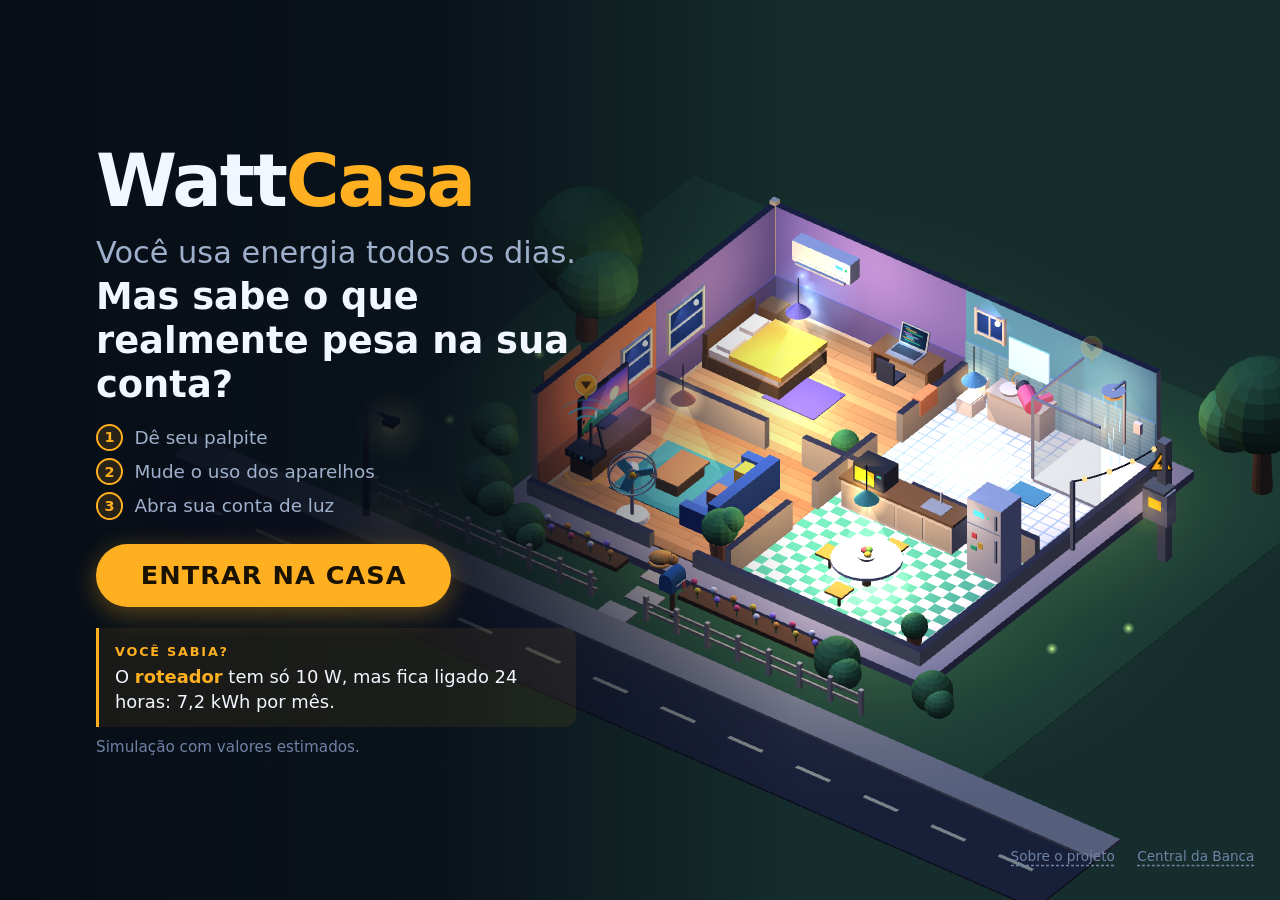
<file: index.html>
<!DOCTYPE html>
<html lang="pt-BR">
<head>
<meta charset="utf-8">
<meta name="viewport" content="width=device-width,initial-scale=1,maximum-scale=1">
<title>WattCasa</title>
<meta name="description" content="Simulação 3D interativa de consumo de energia: mexa nos aparelhos de uma casa e veja o que muda na conta de luz.">
<!-- prévia do link em redes sociais (LinkedIn, WhatsApp, X) -->
<meta property="og:type" content="website">
<meta property="og:locale" content="pt_BR">
<meta property="og:title" content="WattCasa — Simulação Interativa de Consumo de Energia">
<meta property="og:description" content="Simulação 3D interativa de consumo de energia: mexa nos aparelhos de uma casa e veja o que muda na conta de luz.">
<meta property="og:url" content="https://pedroluccagarola.github.io/wattcasa/">
<meta property="og:image" content="https://pedroluccagarola.github.io/wattcasa/docs/imagens/capa-link.png">
<meta property="og:image:width" content="1200">
<meta property="og:image:height" content="627">
<meta property="og:image:alt" content="Logo da WattCasa ao lado da casa em 3D vista de cima">
<meta name="twitter:card" content="summary_large_image">
<link rel="icon" href="data:image/svg+xml,%3Csvg xmlns='http://www.w3.org/2000/svg' viewBox='0 0 40 40'%3E%3Ccircle cx='20' cy='20' r='19' fill='%23FFB020'/%3E%3Cpath d='M22 6 11 23h8l-2 11 12-18h-8z' fill='%230f2a3f'/%3E%3C/svg%3E">
<link rel="stylesheet" href="css/wattcasa.css">
</head>
<body class="f-intro">
<canvas id="c" aria-label="Casa em 3D com aparelhos que podem ser tocados"></canvas>
<svg id="ligacao" aria-hidden="true"><path id="ligacao-p"/></svg>

<!-- apresentação -->
<section id="intro">
  <div class="intro-bloco">
    <h1 class="logo">Watt<span>Casa</span></h1>
    <p class="intro-1">Você usa energia todos os dias.</p>
    <p class="intro-2">Mas sabe o que realmente pesa na sua conta?</p>
    <ol class="intro-passos"><li><i>1</i>Dê seu palpite</li><li><i>2</i>Mude o uso dos aparelhos</li><li><i>3</i>Abra sua conta de luz</li></ol>
    <button id="entrar" class="btn-principal">ENTRAR NA CASA</button>
    <div id="sabia"><small>VOCÊ SABIA?</small><p id="sabia-txt"></p></div>
    <p id="placar-feira" hidden></p>
    <p class="intro-aviso">Simulação com valores estimados.</p>
  </div>
  <div class="links-rodape"><a href="sobre.html">Sobre o projeto</a><a href="banca.html">Central da Banca</a></div>
</section>

<!-- topo -->
<header id="topo">
  <span class="logo-p">Watt<span>Casa</span></span>
  <button id="recomecar" class="btn-fantasma" title="Voltar para o começo" aria-label="Recomeçar">↺<span> Recomeçar</span></button>
  <button id="som" class="btn-fantasma" title="Ligar ou desligar os sons" aria-label="Sons ligados">🔊</button>
  <button id="musica" class="btn-fantasma" title="Ligar ou desligar a música" aria-label="Música ligada">♫</button>
</header>

<!-- medidor -->
<aside id="medidor" aria-live="polite">
  <div class="med-cab"><span class="med-disco"><i></i></span>CONSUMO ESTIMADO DA CASA</div>
  <div class="med-kwh"><b id="med-kwh">0,0</b><span>kWh/mês</span></div>
  <div class="med-reais"><b id="med-reais">R$ 0,00</b><span>por mês</span></div>
  <div class="med-uso" id="med-uso"></div>
  <div class="med-rodape" id="med-tarifa"></div>
  <div id="med-delta"></div>
</aside>

<div id="rotulos"></div>
<div id="flutuantes"></div>
<div id="dica-nome"></div>
<div id="marca-palpite">Seu palpite</div>
<button id="ver-inteira" class="btn-fantasma">⤢ Ver a casa inteira</button>

<!-- etiqueta do aparelho -->
<div id="etiqueta" role="dialog" aria-label="Detalhes do aparelho"></div>

<!-- convite: uma chamada por vez -->
<div id="convite"><div class="cv-texto"><b id="cv-titulo"></b><span id="cv-sub"></span></div><div id="cv-acao"></div></div>

<!-- conta de energia: chega num envelope, o visitante abre -->
<section id="conta">
  <div id="envelope" role="button" tabindex="0" aria-label="Abrir a conta de energia">
    <div class="env">
      <div class="env-aba"></div>
      <div class="env-janela"><b>WattCasa Energia</b><span>CONTA DE ENERGIA ELÉTRICA</span><span>Para: casa simulada no WattCasa</span></div>
      <div class="env-selo">SIMULAÇÃO</div>
    </div>
    <p class="env-dica">Sua conta chegou! <b>Toque para abrir.</b></p>
  </div>
  <article id="fatura" tabindex="-1" aria-label="Conta de energia simulada"></article>
</section>

<!-- inatividade -->
<section id="ocioso">
  <div class="ocioso-cartao"><b>Ainda está aí?</b><span>A casa volta ao começo em <i id="ocioso-seg"></i> s.</span><button class="btn-principal" id="continuar">CONTINUAR</button></div>
</section>

<div id="sem-3d" hidden>Não foi possível abrir a casa 3D neste computador. Verifique se o arquivo <b>libs/three.min.js</b> está na pasta e se o navegador permite WebGL.</div>

<script src="libs/three.min.js"></script>
<script src="js/catalogo.js"></script>
<script src="js/calculo.js"></script>
<script src="js/estado.js"></script>
<script src="js/cena3d.js"></script>
<script src="js/placar.js"></script>
<script src="js/musica.js"></script>
<script src="js/interface.js"></script>
</body>
</html>
</file>
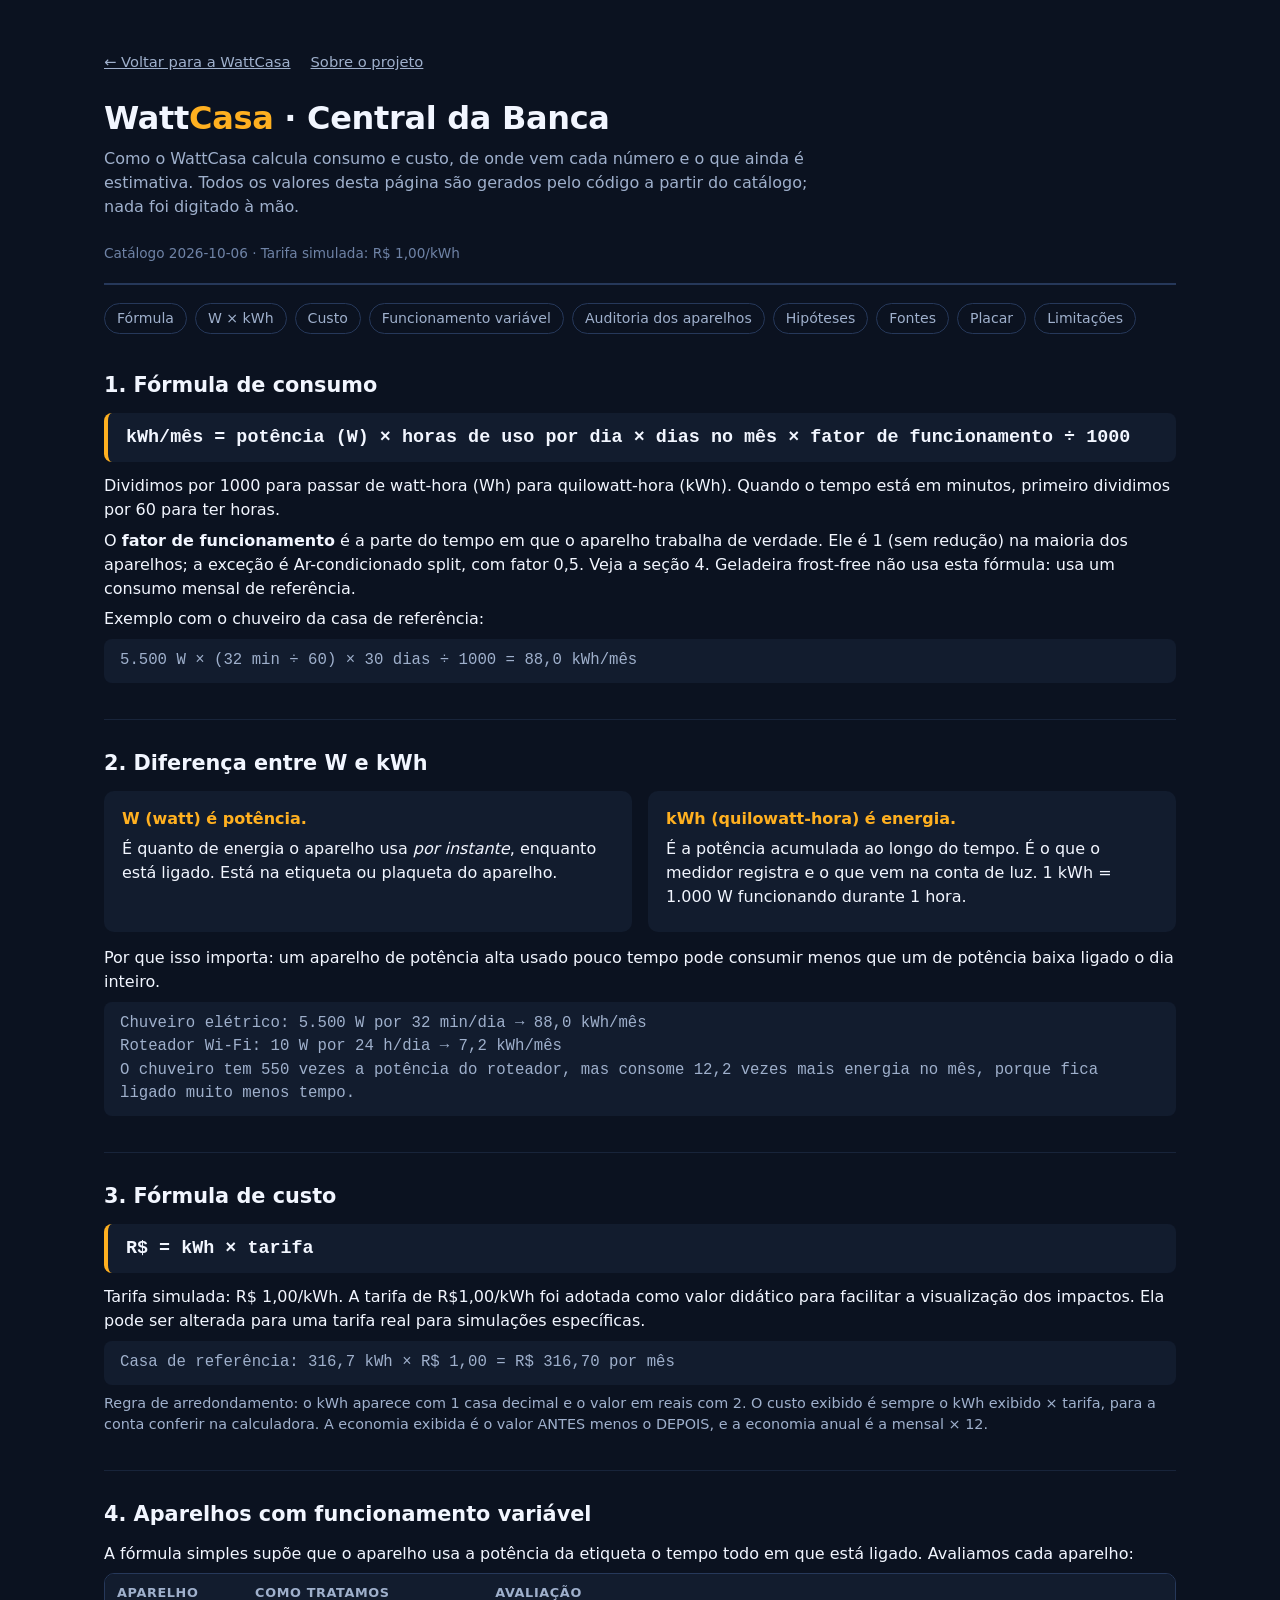
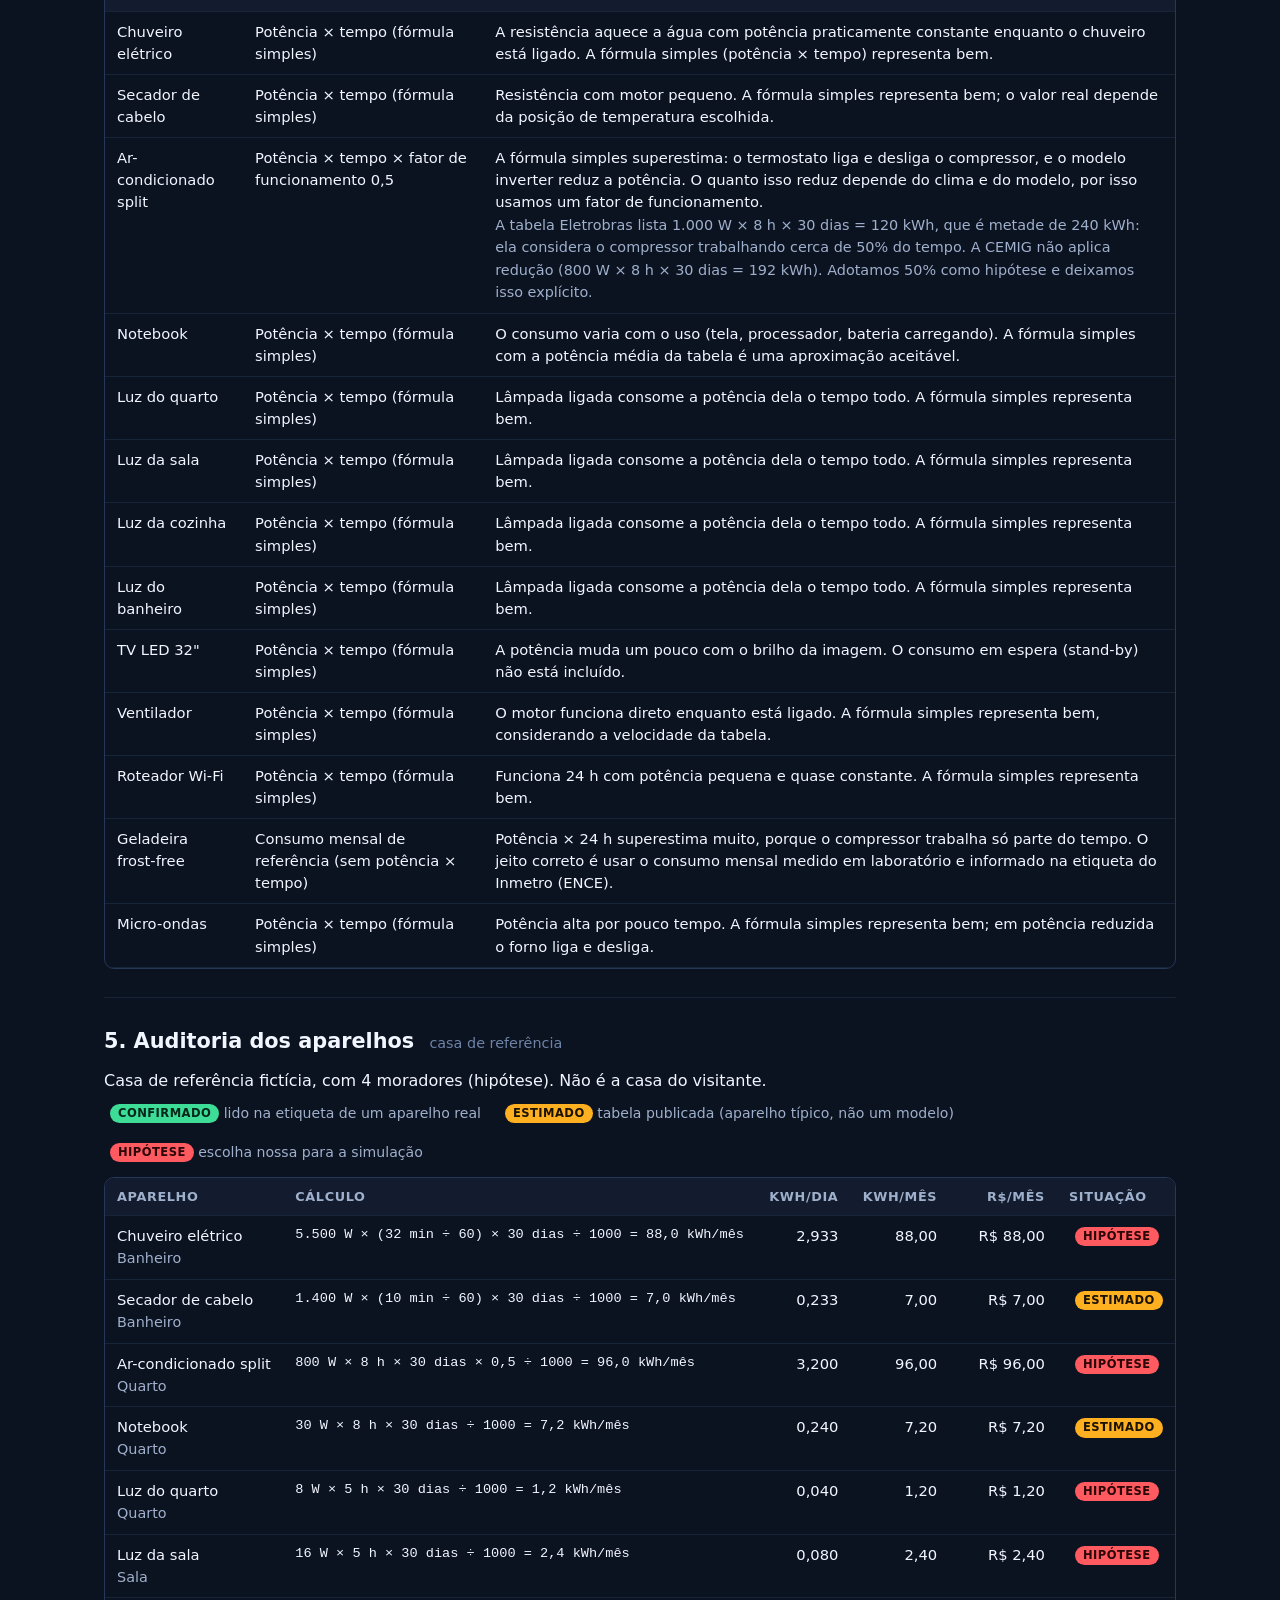
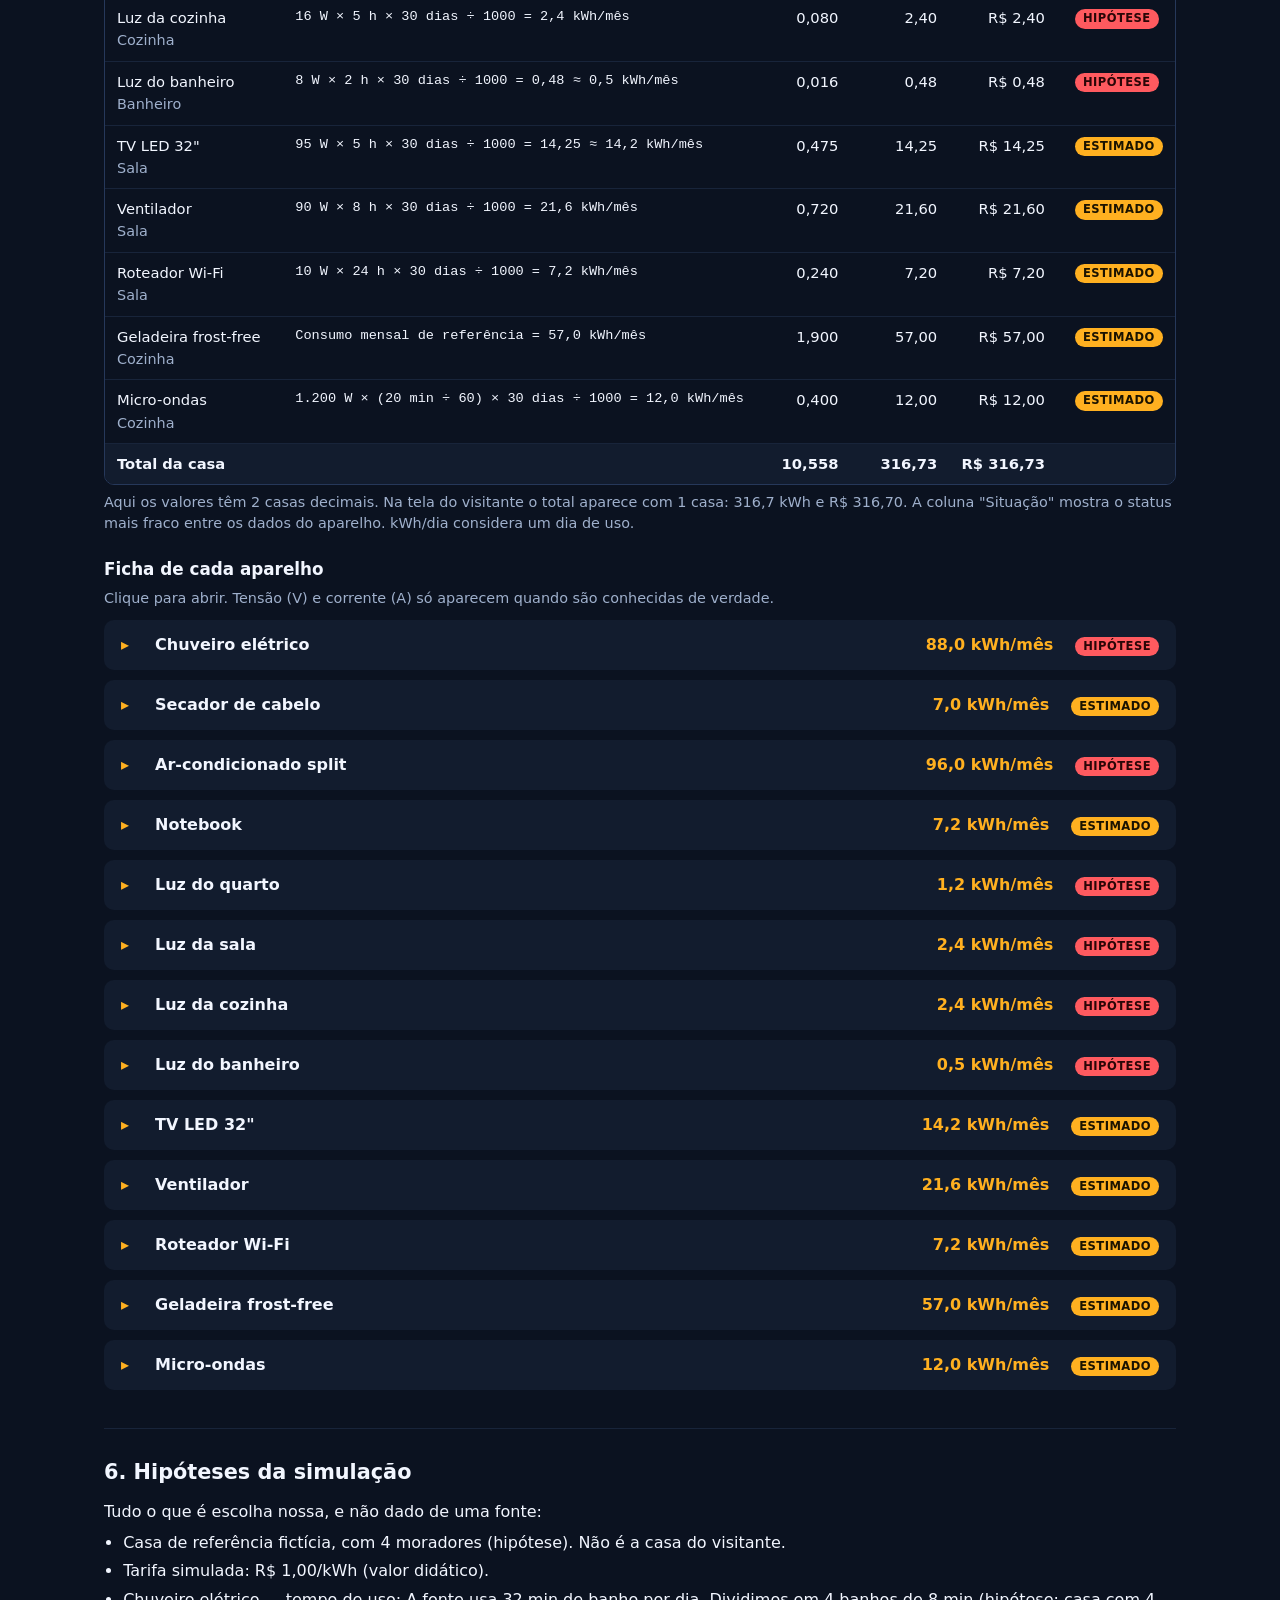
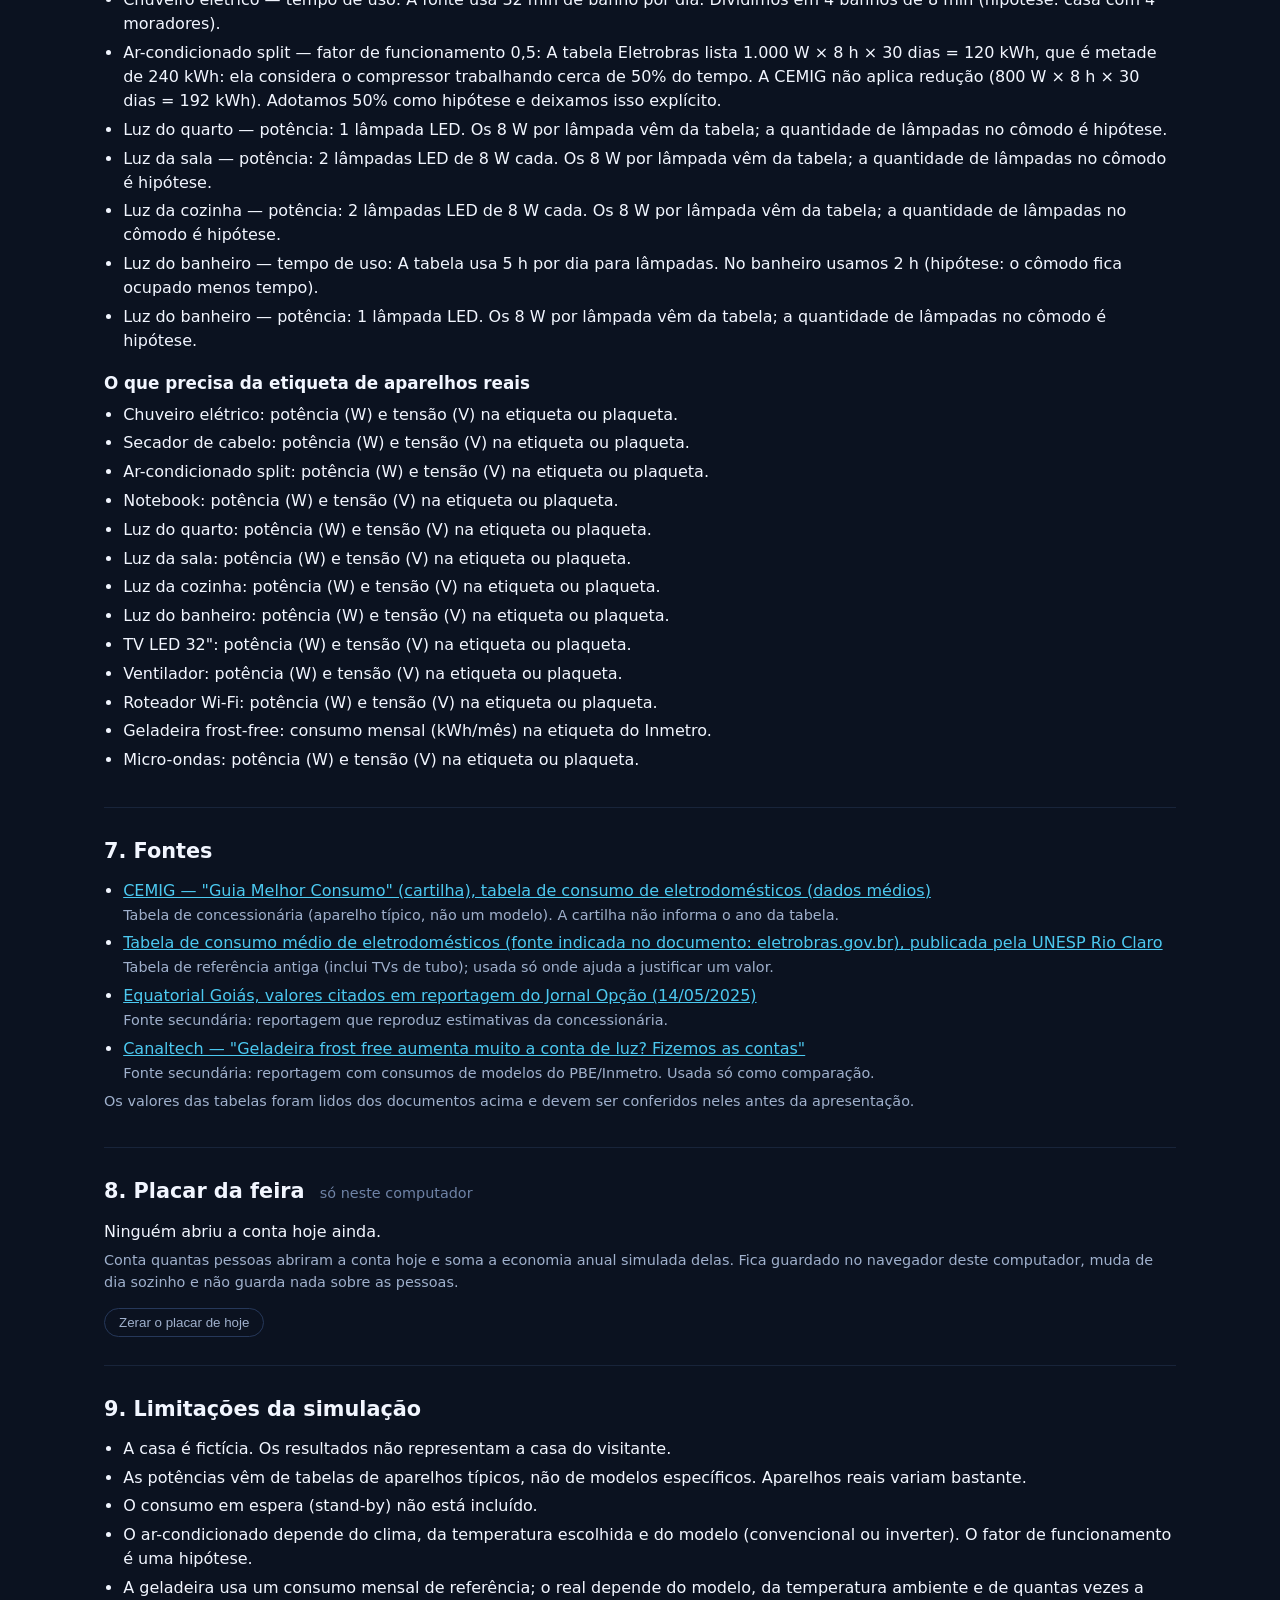
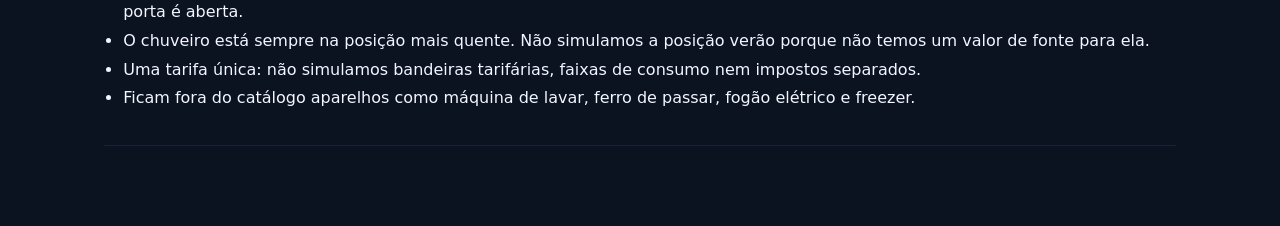
<file: banca.html>
<!DOCTYPE html>
<html lang="pt-BR">
<head>
<meta charset="utf-8">
<meta name="viewport" content="width=device-width,initial-scale=1">
<title>WattCasa — Central da Banca</title>
<link rel="icon" href="data:image/svg+xml,%3Csvg xmlns='http://www.w3.org/2000/svg' viewBox='0 0 40 40'%3E%3Ccircle cx='20' cy='20' r='19' fill='%23FFB020'/%3E%3Cpath d='M22 6 11 23h8l-2 11 12-18h-8z' fill='%230f2a3f'/%3E%3C/svg%3E">
<style>
:root{
  --fundo:#0B1220;--sup:#121C2E;--sup2:#18243a;--linha:#26385a;
  --texto:#F2F6FF;--texto2:#9FB0CC;--texto3:#6f83a6;
  --energia:#FFB020;--economia:#3DDC97;--vilao:#FF5A5F;--frio:#4CC9F0;
}
*{box-sizing:border-box}
html{font-size:16px}
body{margin:0;background:var(--fundo);color:var(--texto);font-family:system-ui,"Segoe UI",Arial,sans-serif;line-height:1.5}
main{max-width:1120px;margin:0 auto;padding:40px 24px 80px}
header{display:flex;justify-content:space-between;align-items:flex-end;gap:24px;flex-wrap:wrap;border-bottom:2px solid var(--linha);padding-bottom:20px;margin-bottom:8px}
h1{margin:0;font-size:2rem;letter-spacing:-.01em}h1 span{color:var(--energia)}
header p{margin:.3rem 0 0;color:var(--texto2);max-width:46rem}
.versao{color:var(--texto3);font-size:.85rem;text-align:right}
.voltar{display:flex;flex-wrap:wrap;gap:4px 20px;margin:0 0 10px!important}
.voltar a{display:inline-flex;align-items:center;min-height:44px;color:var(--texto2);font-size:.92rem}.voltar a:hover{color:var(--energia)}
nav{display:flex;flex-wrap:wrap;gap:8px;margin:18px 0 8px}
nav a{color:var(--texto2);text-decoration:none;border:1px solid var(--linha);border-radius:999px;padding:4px 12px;font-size:.88rem}
nav a:hover{color:var(--energia);border-color:var(--energia)}
section{padding:28px 0;border-bottom:1px solid var(--sup2)}
h2{margin:0 0 12px;font-size:1.3rem}h2 small{color:var(--texto3);font-weight:500;font-size:.9rem;margin-left:8px}
p{margin:.4rem 0}
.formula{font:600 1.15rem ui-monospace,Consolas,monospace;background:var(--sup);border-left:4px solid var(--energia);padding:14px 18px;border-radius:8px;margin:12px 0;overflow-x:auto}
.exemplo{color:var(--texto2);font-family:ui-monospace,Consolas,monospace;font-size:.98rem;background:var(--sup);padding:10px 16px;border-radius:8px;margin:8px 0;overflow-x:auto}
.dois{display:grid;grid-template-columns:1fr 1fr;gap:16px}
.caixa{background:var(--sup);border-radius:10px;padding:16px 18px}
.caixa b{color:var(--energia)}
.tabela{overflow-x:auto;border:1px solid var(--linha);border-radius:10px}
table{border-collapse:collapse;width:100%;font-size:.92rem}
th,td{padding:9px 12px;text-align:left;border-bottom:1px solid var(--sup2);vertical-align:top}
th{background:var(--sup);color:var(--texto2);font-weight:600;font-size:.8rem;text-transform:uppercase;letter-spacing:.05em;white-space:nowrap}
td.num,th.num{text-align:right;font-variant-numeric:tabular-nums;white-space:nowrap}
td.mono{font-family:ui-monospace,Consolas,monospace;font-size:.85rem}
tr.total td{font-weight:700;background:var(--sup);border-bottom:0}
.chip{display:inline-block;font-size:.72rem;font-weight:700;letter-spacing:.04em;text-transform:uppercase;border-radius:999px;padding:1px 8px;margin-left:6px;vertical-align:1px;white-space:nowrap}
.chip.estimado{color:#1b1300;background:var(--energia)}
.chip.hipotese{color:#2a0607;background:var(--vilao)}
.chip.confirmado{color:#03271a;background:var(--economia)}
.chip.vazio{color:var(--texto3);border:1px solid var(--linha)}
.legenda{display:flex;flex-wrap:wrap;gap:18px;color:var(--texto2);font-size:.88rem;margin:10px 0 14px}
details{background:var(--sup);border-radius:10px;margin:10px 0;border:1px solid transparent}
details[open]{border-color:var(--linha)}
summary{cursor:pointer;padding:12px 16px;display:flex;justify-content:space-between;gap:16px;align-items:baseline;list-style:none}
summary::-webkit-details-marker{display:none}
summary::before{content:"▸";color:var(--energia);margin-right:10px}
details[open] summary::before{content:"▾"}
summary .nome{font-weight:700;flex:1}
summary .val{font-variant-numeric:tabular-nums;color:var(--energia);font-weight:700;white-space:nowrap}
.ficha{padding:0 16px 14px}
.ficha dl{display:grid;grid-template-columns:13rem 1fr;gap:6px 16px;margin:0}
.ficha dt{color:var(--texto2)}
.ficha dd{margin:0}
.ficha .nota{color:var(--texto2);font-size:.9rem}
ul{margin:.4rem 0;padding-left:1.2rem}li{margin:.3rem 0}
a{color:var(--frio)}
.aviso{color:var(--texto2);font-size:.9rem}
@media (max-width:760px){.dois{grid-template-columns:1fr}.ficha dl{grid-template-columns:1fr}.ficha dt{margin-top:6px}
  summary{flex-wrap:wrap;row-gap:2px}} /* no celular o valor e o selo descem de linha em vez de alargar a página */
</style>
</head>
<body>
<main>
<header>
  <div>
    <p class="voltar"><a href="index.html">← Voltar para a WattCasa</a><a href="sobre.html">Sobre o projeto</a></p>
    <h1>Watt<span>Casa</span> · Central da Banca</h1>
    <p>Como o WattCasa calcula consumo e custo, de onde vem cada número e o que ainda é estimativa. Todos os valores desta página são gerados pelo código a partir do catálogo; nada foi digitado à mão.</p>
  </div>
  <div class="versao" id="versao"></div>
</header>
<nav>
  <a href="#formula">Fórmula</a><a href="#w-kwh">W × kWh</a><a href="#custo">Custo</a><a href="#variavel">Funcionamento variável</a>
  <a href="#auditoria">Auditoria dos aparelhos</a><a href="#hipoteses">Hipóteses</a><a href="#fontes">Fontes</a><a href="#placar">Placar</a><a href="#limites">Limitações</a>
</nav>

<section id="formula">
  <h2>1. Fórmula de consumo</h2>
  <div class="formula">kWh/mês = potência (W) × horas de uso por dia × dias no mês × fator de funcionamento ÷ 1000</div>
  <p>Dividimos por 1000 para passar de watt-hora (Wh) para quilowatt-hora (kWh). Quando o tempo está em minutos, primeiro dividimos por 60 para ter horas.</p>
  <p id="fator-texto"></p>
  <p>Exemplo com o chuveiro da casa de referência:</p>
  <div class="exemplo" id="ex-formula"></div>
</section>

<section id="w-kwh">
  <h2>2. Diferença entre W e kWh</h2>
  <div class="dois">
    <div class="caixa"><b>W (watt) é potência.</b><p>É quanto de energia o aparelho usa <em>por instante</em>, enquanto está ligado. Está na etiqueta ou plaqueta do aparelho.</p></div>
    <div class="caixa"><b>kWh (quilowatt-hora) é energia.</b><p>É a potência acumulada ao longo do tempo. É o que o medidor registra e o que vem na conta de luz. 1 kWh = 1.000 W funcionando durante 1 hora.</p></div>
  </div>
  <p style="margin-top:14px">Por que isso importa: um aparelho de potência alta usado pouco tempo pode consumir menos que um de potência baixa ligado o dia inteiro.</p>
  <div class="exemplo" id="ex-wkwh"></div>
</section>

<section id="custo">
  <h2>3. Fórmula de custo</h2>
  <div class="formula">R$ = kWh × tarifa</div>
  <p id="tarifa-texto"></p>
  <div class="exemplo" id="ex-custo"></div>
  <p class="aviso">Regra de arredondamento: o kWh aparece com 1 casa decimal e o valor em reais com 2. O custo exibido é sempre o kWh exibido × tarifa, para a conta conferir na calculadora. A economia exibida é o valor ANTES menos o DEPOIS, e a economia anual é a mensal × 12.</p>
</section>

<section id="variavel">
  <h2>4. Aparelhos com funcionamento variável</h2>
  <p>A fórmula simples supõe que o aparelho usa a potência da etiqueta o tempo todo em que está ligado. Avaliamos cada aparelho:</p>
  <div class="tabela"><table><thead><tr><th>Aparelho</th><th>Como tratamos</th><th>Avaliação</th></tr></thead><tbody id="tb-variavel"></tbody></table></div>
</section>

<section id="auditoria">
  <h2>5. Auditoria dos aparelhos <small>casa de referência</small></h2>
  <p id="casa-texto"></p>
  <div class="legenda">
    <span><span class="chip confirmado">confirmado</span> lido na etiqueta de um aparelho real</span>
    <span><span class="chip estimado">estimado</span> tabela publicada (aparelho típico, não um modelo)</span>
    <span><span class="chip hipotese">hipótese</span> escolha nossa para a simulação</span>
  </div>
  <div class="tabela"><table>
    <thead><tr><th>Aparelho</th><th>Cálculo</th><th class="num">kWh/dia</th><th class="num">kWh/mês</th><th class="num">R$/mês</th><th>Situação</th></tr></thead>
    <tbody id="tb-resumo"></tbody>
  </table></div>
  <p class="aviso" id="nota-total"></p>
  <h3 style="margin:22px 0 4px;font-size:1.05rem">Ficha de cada aparelho</h3>
  <p class="aviso">Clique para abrir. Tensão (V) e corrente (A) só aparecem quando são conhecidas de verdade.</p>
  <div id="fichas"></div>
</section>

<section id="hipoteses">
  <h2>6. Hipóteses da simulação</h2>
  <p>Tudo o que é escolha nossa, e não dado de uma fonte:</p>
  <ul id="lista-hipoteses"></ul>
  <h3 style="margin:18px 0 4px;font-size:1.05rem">O que precisa da etiqueta de aparelhos reais</h3>
  <ul id="lista-confirmar"></ul>
</section>

<section id="fontes">
  <h2>7. Fontes</h2>
  <ul id="lista-fontes"></ul>
  <p class="aviso">Os valores das tabelas foram lidos dos documentos acima e devem ser conferidos neles antes da apresentação.</p>
</section>

<section id="placar">
  <h2>8. Placar da feira <small>só neste computador</small></h2>
  <p id="placar-txt"></p>
  <p class="aviso">Conta quantas pessoas abriram a conta hoje e soma a economia anual simulada delas. Fica guardado no navegador deste computador, muda de dia sozinho e não guarda nada sobre as pessoas.</p>
  <button id="zerar-placar" style="margin-top:8px;background:none;border:1px solid var(--linha);color:var(--texto2);border-radius:20px;padding:6px 14px;cursor:pointer">Zerar o placar de hoje</button>
</section>

<section id="limites">
  <h2>9. Limitações da simulação</h2>
  <ul>
    <li>A casa é fictícia. Os resultados não representam a casa do visitante.</li>
    <li>As potências vêm de tabelas de aparelhos típicos, não de modelos específicos. Aparelhos reais variam bastante.</li>
    <li>O consumo em espera (stand-by) não está incluído.</li>
    <li>O ar-condicionado depende do clima, da temperatura escolhida e do modelo (convencional ou inverter). O fator de funcionamento é uma hipótese.</li>
    <li>A geladeira usa um consumo mensal de referência; o real depende do modelo, da temperatura ambiente e de quantas vezes a porta é aberta.</li>
    <li>O chuveiro está sempre na posição mais quente. Não simulamos a posição verão porque não temos um valor de fonte para ela.</li>
    <li>Uma tarifa única: não simulamos bandeiras tarifárias, faixas de consumo nem impostos separados.</li>
    <li>Ficam fora do catálogo aparelhos como máquina de lavar, ferro de passar, fogão elétrico e freezer.</li>
  </ul>
</section>
</main>

<script src="js/catalogo.js"></script>
<script src="js/calculo.js"></script>
<script src="js/placar.js"></script>
<script>
(function(){
  var W = window.WattCasa, cat = W.catalogo, C = W.calculo;
  var ref = C.estadoReferencia(cat), res = C.resumo(cat, ref), tarifa = cat.tarifa.reaisPorKwh;
  var porId = C.mapa(cat);
  function $(id){ return document.getElementById(id); }
  function esc(s){ return String(s).replace(/[&<>"]/g, function(c){ return {'&':'&amp;','<':'&lt;','>':'&gt;','"':'&quot;'}[c]; }); }
  function chip(s){ if(!s) return '<span class="chip vazio">não se aplica</span>'; return '<span class="chip '+s+'">'+(s==='hipotese'?'hipótese':s)+'</span>'; }
  function fonte(f){ return f ? '<a href="'+cat.fontes[f].url+'" target="_blank" rel="noopener">'+esc(cat.fontes[f].nome)+'</a>' : '—'; }
  function det(id){ return res.itens.filter(function(d){ return d.id===id; })[0]; }
  function reaisDeKwh(kwh){ return C.fmtReais(C.arredondar(C.paraCentesimos(kwh) * tarifa)); }
  function piorStatus(a){
    var s = [a.potenciaStatus, a.usoStatus, a.diasStatus, a.fatorStatus, a.consumoStatus].filter(Boolean);
    return s.indexOf('hipotese')>=0 ? 'hipotese' : s.indexOf('estimado')>=0 ? 'estimado' : 'confirmado';
  }

  $('versao').textContent = 'Catálogo ' + cat.versao + ' · ' + cat.tarifa.nome + ': ' + C.fmtReais(C.arredondar(tarifa*100)) + '/kWh';

  // 1. exemplo da fórmula
  var chu = det('chu');
  $('ex-formula').textContent = chu.formula;
  // fator de funcionamento: lido do catálogo (quais aparelhos usam um fator diferente de 1, e qual)
  var comFator = cat.aparelhos.filter(function(a){ return a.fator != null && a.fator !== 1; });
  var semFormula = cat.aparelhos.filter(function(a){ return a.modelo === 'consumoMensal'; });
  $('fator-texto').innerHTML = 'O <b>fator de funcionamento</b> é a parte do tempo em que o aparelho trabalha de verdade. Ele é 1 (sem redução) na maioria dos aparelhos' +
    (comFator.length ? '; ' + (comFator.length > 1 ? 'as exceções são ' : 'a exceção é ') + comFator.map(function(a){ return esc(a.nome) + ', com fator ' + C.fmtNum(a.fator); }).join('; ') : '') + '. Veja a seção 4.' +
    (semFormula.length ? ' ' + semFormula.map(function(a){ return esc(a.nome); }).join(', ') + ' não usa esta fórmula: usa um consumo mensal de referência.' : '');

  // 2. W × kWh: comparação chuveiro × roteador, calculada
  var rot = det('rot'), aChu = porId.chu, aRot = porId.rot;
  $('ex-wkwh').innerHTML =
    esc(aChu.nome)+': '+C.fmtNum(aChu.potenciaW)+' W por '+C.fmtNum(chu.minutosDia)+' min/dia → '+C.fmtKwh(chu.decimos)+' kWh/mês<br>'+
    esc(aRot.nome)+': '+C.fmtNum(aRot.potenciaW)+' W por '+C.fmtNum(rot.minutosDia/60)+' h/dia → '+C.fmtKwh(rot.decimos)+' kWh/mês<br>'+
    'O chuveiro tem '+C.fmtNum(aChu.potenciaW/aRot.potenciaW)+' vezes a potência do roteador, mas consome '+C.fmtDecimal(chu.kwhMes/rot.kwhMes,1)+' vezes mais energia no mês, porque fica ligado muito menos tempo.';

  // 3. custo
  $('tarifa-texto').textContent = cat.tarifa.nome + ': ' + C.fmtReais(C.arredondar(tarifa*100)) + '/kWh. ' + cat.tarifa.texto;
  $('ex-custo').textContent = 'Casa de referência: ' + C.fmtKwh(res.totalDecimos) + ' kWh × ' + C.fmtReais(C.arredondar(tarifa*100)) + ' = ' + C.fmtReais(res.custoCentavos) + ' por mês';

  // 4. funcionamento variável
  $('tb-variavel').innerHTML = cat.aparelhos.map(function(a){
    var como = a.modelo==='consumoMensal' ? 'Consumo mensal de referência (sem potência × tempo)'
      : (a.fator!==1 ? 'Potência × tempo × fator de funcionamento '+C.fmtNum(a.fator) : 'Potência × tempo (fórmula simples)');
    return '<tr><td>'+esc(a.nome)+'</td><td>'+esc(como)+'</td><td>'+esc(a.avaliacao)+(a.fatorNota?'<br><span class="aviso">'+esc(a.fatorNota)+'</span>':'')+'</td></tr>';
  }).join('');

  // 5. auditoria
  $('casa-texto').textContent = cat.casa;
  var linhas = cat.aparelhos.map(function(a){
    var d = det(a.id);
    return '<tr><td>'+esc(a.nome)+'<br><span class="aviso">'+esc(a.comodo)+'</span></td><td class="mono">'+esc(d.formula)+'</td>'+
      '<td class="num">'+C.fmtDecimal(d.kwhDia,3)+'</td><td class="num">'+C.fmtKwh2(C.paraCentesimos(d.kwhMes))+'</td>'+
      '<td class="num">'+reaisDeKwh(d.kwhMes)+'</td><td>'+chip(piorStatus(a))+'</td></tr>';
  });
  var somaDia = res.itens.reduce(function(s,d){ return s+d.kwhDia; },0);
  linhas.push('<tr class="total"><td>Total da casa</td><td></td><td class="num">'+C.fmtDecimal(somaDia,3)+'</td><td class="num">'+C.fmtKwh2(C.paraCentesimos(res.totalExato))+'</td><td class="num">'+reaisDeKwh(res.totalExato)+'</td><td></td></tr>');
  $('tb-resumo').innerHTML = linhas.join('');
  $('nota-total').textContent = 'Aqui os valores têm 2 casas decimais. Na tela do visitante o total aparece com 1 casa: ' +
    C.fmtKwh(res.totalDecimos) + ' kWh e ' + C.fmtReais(res.custoCentavos) + '. A coluna "Situação" mostra o status mais fraco entre os dados do aparelho. kWh/dia considera um dia de uso.';

  $('fichas').innerHTML = cat.aparelhos.map(function(a){
    var d = det(a.id), corr = C.corrente(a), campos = [];
    if (a.modelo==='consumoMensal') {
      campos.push(['Consumo mensal de referência', C.fmtNum(a.consumoMensalKwh)+' kWh/mês '+chip(a.consumoStatus)+'<br><span class="nota">'+esc(a.consumoNota)+'</span><br>Fonte: '+fonte(a.consumoFonte)]);
      campos.push(['Potência (W)', 'Não usada '+chip(null)+'<br><span class="nota">'+esc(a.potenciaNota)+'</span>']);
    } else {
      campos.push(['Potência (W)', C.fmtNum(a.potenciaW)+' W '+chip(a.potenciaStatus)+(a.potenciaNota?'<br><span class="nota">'+esc(a.potenciaNota)+'</span>':'')+'<br>Fonte: '+fonte(a.potenciaFonte)]);
    }
    campos.push(['Tensão (V)', a.tensaoV!=null ? C.fmtNum(a.tensaoV)+' V' : 'Não informada (não inventamos)']);
    campos.push(['Corrente (A)', corr ? C.fmtDecimal(corr.valor,1)+' A ('+esc(corr.origem)+')' : 'Não informada (não inventamos)']);
    campos.push(['Relação entre P, V e I', esc(cat.cargas[a.carga])]);
    if (a.uso) {
      var t = a.uso.quantidadeTexto ?(a.uso.quantidadeTexto+' × '+a.uso.padrao+' min = '+C.fmtNum(d.minutosDia)+' min/dia') :
        (a.uso.minutosPorUnidade===60 ? C.fmtNum(d.minutosDia/60)+' h por dia' : C.fmtNum(d.minutosDia)+' min por dia');
      campos.push(['Tempo de uso', esc(t)+' '+chip(a.usoStatus)+(a.usoNota?'<br><span class="nota">'+esc(a.usoNota)+'</span>':'')+'<br>Fonte: '+fonte(a.usoFonte)+
        '<br><span class="nota">O visitante pode mudar de '+C.fmtNum(a.uso.min)+' a '+C.fmtNum(a.uso.max)+' ('+esc(a.uso.unidade)+'), de '+C.fmtNum(a.uso.passo)+' em '+C.fmtNum(a.uso.passo)+'.</span>']);
    } else {
      campos.push(['Tempo de uso', 'Ligada o tempo todo; o compressor decide quando trabalha '+chip(null)]);
    }
    campos.push(['Dias de uso no mês', a.dias+' dias '+chip(a.diasStatus)+'<br>Fonte: '+fonte(a.diasFonte)]);
    campos.push(['Fator de funcionamento', a.fator==null ? 'Não se aplica '+chip(null) : (a.fator===1 ? '1 (sem redução) '+chip(a.fatorStatus) : C.fmtNum(a.fator)+' '+chip(a.fatorStatus)+'<br><span class="nota">'+esc(a.fatorNota)+'</span><br>Fonte: '+fonte(a.fatorFonte))]);
    campos.push(['Fórmula usada', '<span class="mono">'+esc(d.formula)+'</span>']);
    campos.push(['Consumo diário', C.fmtDecimal(d.kwhDia,3)+' kWh por dia de uso']);
    campos.push(['Consumo mensal', C.fmtKwh2(C.paraCentesimos(d.kwhMes))+' kWh/mês (na tela: '+C.fmtKwh(d.decimos)+' kWh)']);
    campos.push(['Custo mensal', reaisDeKwh(d.kwhMes)+' com a '+esc(cat.tarifa.nome.toLowerCase())]);
    campos.push(['A fórmula simples representa bem?', esc(a.avaliacao)]);
    return '<details><summary><span class="nome">'+esc(a.nome)+'</span><span class="val">'+C.fmtKwh(d.decimos)+' kWh/mês</span>'+chip(piorStatus(a))+'</summary><div class="ficha"><dl>'+
      campos.map(function(c){ return '<dt>'+c[0]+'</dt><dd>'+c[1]+'</dd>'; }).join('')+'</dl></div></details>';
  }).join('');

  // 6. hipóteses e pendências (geradas a partir dos status)
  var hip = [esc(cat.casa), esc(cat.tarifa.nome+': '+C.fmtReais(C.arredondar(tarifa*100))+'/kWh (valor didático).')];
  cat.aparelhos.forEach(function(a){
    if (a.usoStatus==='hipotese') hip.push(esc(a.nome+' — tempo de uso: '+a.usoNota));
    if (a.fatorStatus==='hipotese') hip.push(esc(a.nome+' — fator de funcionamento '+C.fmtNum(a.fator)+': '+a.fatorNota));
    if (a.potenciaStatus==='hipotese') hip.push(esc(a.nome+' — potência: '+a.potenciaNota));
  });
  $('lista-hipoteses').innerHTML = hip.map(function(h){ return '<li>'+h+'</li>'; }).join('');
  $('lista-confirmar').innerHTML = cat.aparelhos.filter(function(a){ return piorStatus(a)!=='confirmado'; }).map(function(a){
    var o = a.modelo==='consumoMensal' ? 'consumo mensal (kWh/mês) na etiqueta do Inmetro' : 'potência (W) e tensão (V) na etiqueta ou plaqueta';
    return '<li>'+esc(a.nome)+': '+o+'.</li>';
  }).join('');

  // 9. placar
  function placar() {
    var p = W.placar.ler();
    $('placar-txt').innerHTML = p.visitantes ? 'Hoje: <b>' + p.visitantes + '</b> ' + (p.visitantes === 1 ? 'pessoa abriu' : 'pessoas abriram') + ' a conta, somando <b>' + C.fmtReais(p.economiaAnualCentavos) + '</b> de economia anual simulada (média de ' + C.fmtReais(C.arredondar(p.economiaAnualCentavos / p.visitantes)) + ' por pessoa).' : 'Ninguém abriu a conta hoje ainda.';
  }
  placar();
  $('zerar-placar').onclick = function () { if (confirm('Zerar o placar de hoje?')) { W.placar.zerar(); placar(); } };

  // 7. fontes
  $('lista-fontes').innerHTML = Object.keys(cat.fontes).map(function(k){
    var f = cat.fontes[k]; return '<li><a href="'+f.url+'" target="_blank" rel="noopener">'+esc(f.nome)+'</a><br><span class="aviso">'+esc(f.tipo)+'</span></li>';
  }).join('');
})();
</script>
</body>
</html>
</file>
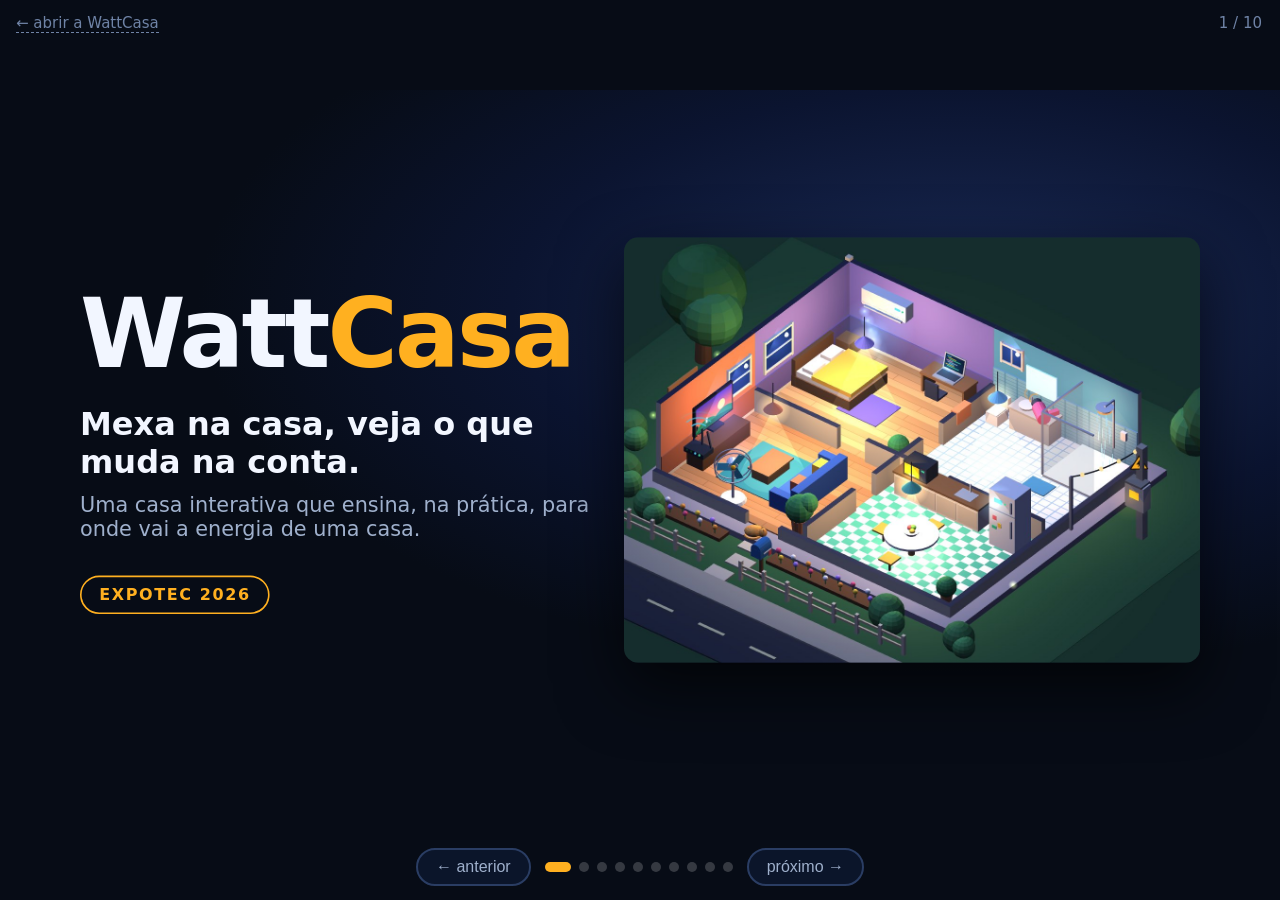
<file: sobre.html>
<!DOCTYPE html>
<html lang="pt-BR">
<head>
<meta charset="utf-8">
<meta name="viewport" content="width=device-width,initial-scale=1">
<title>Sobre a WattCasa</title>
<link rel="icon" href="data:image/svg+xml,%3Csvg xmlns='http://www.w3.org/2000/svg' viewBox='0 0 40 40'%3E%3Ccircle cx='20' cy='20' r='19' fill='%23FFB020'/%3E%3Cpath d='M22 6 11 23h8l-2 11 12-18h-8z' fill='%230f2a3f'/%3E%3C/svg%3E">
<style>
/* Apresentação em slides 16:9 (1600×900), escalada para caber em qualquer tela. Offline, fontes do sistema. */
:root{--noite:#070c16;--painel:#0d1830;--painel2:#13213d;--linha:#2a3d63;--texto:#F2F6FF;--texto2:#9FB0CC;--texto3:#6f83a6;--energia:#FFB020;--economia:#3DDC97;--vilao:#FF5A5F;--frio:#4CC9F0;--roxo:#a99bff}
*{box-sizing:border-box}
html,body{margin:0;height:100%;overflow:hidden;overscroll-behavior-x:none;background:var(--noite);color:var(--texto);font-family:system-ui,"Segoe UI",Roboto,Arial,sans-serif}
#palco{position:fixed;left:50%;top:50%;width:1600px;height:900px;transform-origin:center;margin:-450px 0 0 -800px}
.slide{position:absolute;inset:0;padding:80px 100px;display:flex;flex-direction:column;justify-content:center;opacity:0;pointer-events:none;transform:translateX(40px);transition:opacity .45s,transform .45s;
  background:radial-gradient(ellipse 70% 60% at 75% 30%,#1a2a55 0%,#0b1430 50%,var(--noite) 85%)}
.slide.on{opacity:1;pointer-events:auto;transform:none}
.slide.antes{transform:translateX(-40px)}
.rot{color:var(--energia);font-weight:800;letter-spacing:.16em;font-size:20px;text-transform:uppercase;margin:0 0 18px}
h1{margin:0;font-size:120px;font-weight:900;letter-spacing:-.03em;line-height:1}h1 span,h2 span{color:var(--energia)}
h2{margin:0 0 28px;font-size:64px;font-weight:900;letter-spacing:-.02em;line-height:1.08;max-width:1250px}
p.grande{font-size:32px;line-height:1.4;color:var(--texto2);margin:0 0 18px;max-width:1150px}p.grande b{color:var(--texto)}
.duas{display:grid;grid-template-columns:1fr 1fr;gap:60px;align-items:center}
img.foto{width:100%;border-radius:18px;box-shadow:0 30px 80px #000a;display:block}
/* capa */
.capa{display:grid;grid-template-columns:640px 1fr;gap:40px;align-items:center}
.capa .sub{font-size:40px;font-weight:800;margin:28px 0 14px;line-height:1.2}
.capa .sub2{font-size:26px;color:var(--texto2);margin:0}
.capa .feira{margin-top:44px;display:inline-block;padding:10px 22px;border:2px solid var(--energia);border-radius:40px;color:var(--energia);font-weight:800;letter-spacing:.1em;font-size:20px}
/* passos */
.passos{display:grid;grid-template-columns:repeat(3,1fr);gap:36px;margin-top:10px}
.passo{background:#0d1830cc;border:2px solid var(--linha);border-radius:22px;padding:22px;display:flex;flex-direction:column;gap:16px}
.passo .n{width:56px;height:56px;border-radius:50%;display:grid;place-items:center;background:#ffb02022;border:3px solid var(--energia);color:var(--energia);font-weight:900;font-size:26px}
.passo b{font-size:30px}.passo span{font-size:22px;color:var(--texto2);line-height:1.35}
.passo .img{height:250px;border-radius:14px;background:#000 center/cover no-repeat}
/* equação */
.eq{display:flex;align-items:center;gap:22px;margin:20px 0 40px;flex-wrap:nowrap}
.eq .t{flex:1;text-align:center;padding:26px 14px;border-radius:22px;border:3px solid;min-width:0}
.eq .t b{display:block;font-size:40px;font-weight:900}.eq .t span{font-size:20px;color:var(--texto2)}
.eq .op{font-size:56px;font-weight:900;color:var(--texto3)}
.t.pot{border-color:var(--frio)}.t.pot b{color:var(--frio)}
.t.tmp{border-color:var(--roxo)}.t.tmp b{color:var(--roxo)}
.t.ene{border-color:var(--energia);background:#ffb02014}.t.ene b{color:var(--energia)}
.t.tar{border-color:var(--texto3)}
.t.cus{border-color:var(--economia);background:#3ddc9714}.t.cus b{color:var(--economia)}
.exemplo{font:600 28px ui-monospace,"Cascadia Mono",Consolas,monospace;background:#0d1830;border-left:6px solid var(--energia);padding:22px 28px;border-radius:12px;color:var(--texto)}
.exemplo small{display:block;font:500 20px system-ui,sans-serif;color:var(--texto2);margin-bottom:8px}
.nota{font-size:22px;color:var(--texto2);margin-top:26px;line-height:1.45}.nota b{color:var(--texto)}
/* barras comparação */
.comp{display:grid;grid-template-columns:1fr 1fr;gap:70px;margin-top:10px}
.comp h3{margin:0 0 22px;font-size:26px;letter-spacing:.08em;color:var(--texto2)}
.bar{display:grid;grid-template-columns:270px 1fr 170px;gap:18px;align-items:center;margin:20px 0;font-size:28px;font-weight:700}
.bar .tr{height:46px;background:#ffffff10;border-radius:12px;overflow:hidden}
.bar .tr u{display:block;height:100%;width:0;border-radius:12px;transition:width 1.2s .3s}
.slide.on .bar .tr u{width:var(--w)}
.bar .v{text-align:right;font-variant-numeric:tabular-nums}
.pot .tr u{background:var(--frio)}.cons .tr u{background:var(--energia)}.cons .vil .tr u{background:var(--vilao)}
.licao{margin-top:44px;font-size:38px;font-weight:900;line-height:1.25}.licao span{color:var(--energia)}
/* listas */
.lista{display:grid;grid-template-columns:1fr 1fr;gap:26px 50px;margin-top:6px}
.item{display:flex;gap:20px;align-items:flex-start}
.item i{flex:none;width:64px;height:64px;border-radius:18px;display:grid;place-items:center;font-style:normal;font-size:32px;background:#ffffff0d;border:2px solid var(--linha)}
.item b{display:block;font-size:28px;margin-bottom:6px}.item span{font-size:21px;color:var(--texto2);line-height:1.4}
.item span strong{color:var(--texto)}
.selo{display:inline-block;padding:2px 10px;border-radius:20px;font-size:16px;font-weight:800;margin-right:6px}
.selo.est{background:var(--energia);color:#1a1200}.selo.hip{background:var(--vilao);color:#2a0607}.selo.conf{background:var(--economia);color:#03271a}
/* final */
.final{text-align:center;align-items:center}
.final h2{max-width:none}
.botoes{display:flex;gap:28px;justify-content:center;margin-top:30px}
.btn{border:0;border-radius:60px;background:var(--energia);color:#1a1200;font-weight:900;font-size:34px;padding:24px 56px;text-decoration:none;box-shadow:0 10px 40px #ffb02055}
.btn.sec{background:none;border:3px solid var(--linha);color:var(--texto2);box-shadow:none;font-size:28px;font-weight:700}
.equipe{margin-top:56px;color:var(--texto2);font-size:24px}.equipe b{color:var(--texto)}
/* navegação */
#nav{position:fixed;left:0;right:0;bottom:14px;display:flex;justify-content:center;align-items:center;gap:14px;z-index:5}
#nav button{background:#0d1830cc;border:2px solid var(--linha);color:var(--texto2);border-radius:30px;padding:8px 18px;font-size:16px;cursor:pointer}
#nav button:hover{color:var(--texto);border-color:var(--texto2)}
#pontos{display:flex;gap:8px}#pontos i{width:10px;height:10px;border-radius:50%;background:#ffffff30;cursor:pointer}#pontos i.on{background:var(--energia);width:26px;border-radius:6px}
#voltar-app{position:fixed;left:16px;top:14px;z-index:5;color:var(--texto3);font-size:15px;text-decoration:none;border-bottom:1px dashed var(--texto3)}
#num{position:fixed;right:18px;top:14px;color:var(--texto3);font-size:15px;z-index:5}
</style>
</head>
<body>
<a id="voltar-app" href="index.html">← abrir a WattCasa</a>
<div id="num"></div>
<div id="palco">

  <section class="slide capa">
    <div>
      <h1>Watt<span>Casa</span></h1>
      <p class="sub">Mexa na casa, veja o que muda na conta.</p>
      <p class="sub2">Uma casa interativa que ensina, na prática, para onde vai a energia de uma casa.</p>
      <span class="feira">EXPOTEC 2026</span>
    </div>
    <img class="foto" src="assets/casa.jpg" alt="Casa da WattCasa em 3D, vista de cima">
  </section>

  <section class="slide">
    <p class="rot">O problema</p>
    <h2>A conta de luz chega todo mês.<br>Mas <span>o que pesa nela?</span></h2>
    <p class="grande">Muita gente sabe que "o chuveiro gasta muito", mas não sabe <b>quanto</b> — nem que o <b>tempo de uso</b> pode pesar tanto quanto a potência do aparelho.</p>
    <p class="grande">Sem enxergar o consumo, fica difícil entender a própria conta e mudar algum hábito.</p>
  </section>

  <section class="slide">
    <p class="rot">A ideia</p>
    <h2>Em vez de uma calculadora, <span>uma casa</span>.</h2>
    <div class="passos">
      <div class="passo"><span class="n">1</span><div class="img" style="background-image:url(assets/casa.jpg)"></div><b>Dê seu palpite</b><span>Qual aparelho pesa mais na conta? O visitante aposta antes de ver os números.</span></div>
      <div class="passo"><span class="n">2</span><div class="img" style="background-image:url(assets/etiqueta.png);background-position:center top"></div><b>Mude o uso</b><span>Ligue, desligue e mude o tempo de uso. A casa e o medidor reagem na hora.</span></div>
      <div class="passo"><span class="n">3</span><div class="img" style="background-image:url(assets/conta.jpg);background-position:center top"></div><b>Abra sua conta</b><span>Uma conta de luz simulada mostra o que mais pesou, o antes × depois e onde economizar.</span></div>
    </div>
  </section>

  <section class="slide">
    <p class="rot">Como funciona</p>
    <h2>A conta toda cabe em uma ideia.</h2>
    <div class="eq">
      <div class="t pot"><b>Potência</b><span>W (watt)</span></div><span class="op">×</span>
      <div class="t tmp"><b>Tempo</b><span>horas de uso</span></div><span class="op">=</span>
      <div class="t ene"><b>Energia</b><span>kWh</span></div><span class="op">×</span>
      <div class="t tar"><b>Tarifa</b><span>R$ por kWh</span></div><span class="op">=</span>
      <div class="t cus"><b>Custo</b><span>R$</span></div>
    </div>
    <div class="exemplo"><small>Exemplo da casa (chuveiro), calculado pelo programa:</small><span id="ex-chuveiro"></span></div>
    <p class="nota"><b>W</b> é o quanto o aparelho puxa enquanto está ligado. <b>kWh</b> é a energia acumulada no tempo — é o que o medidor registra e o que vem na conta. Geladeira e ar-condicionado ligam e desligam sozinhos, por isso recebem um tratamento especial (explicado na Central da Banca).</p>
  </section>

  <section class="slide">
    <p class="rot">A descoberta</p>
    <h2>Mais potência <span>não</span> é sempre mais consumo.</h2>
    <div class="comp">
      <div class="pot"><h3>POTÊNCIA</h3><div id="bar-pot"></div></div>
      <div class="cons"><h3>CONSUMO NO MÊS</h3><div id="bar-cons"></div></div>
    </div>
    <p class="licao" id="licao"></p>
  </section>

  <section class="slide">
    <div class="duas">
      <div>
        <p class="rot">O resultado</p>
        <h2>Uma conta de luz <span>feita pelo visitante</span>.</h2>
        <p class="grande" style="font-size:27px">A conta mostra o que mais pesou, a comparação com o palpite, os cômodos, o consumo que não para e dicas calculadas a partir das escolhas da pessoa.</p>
        <div class="exemplo" style="font-size:24px"><small>Exemplo, calculado pelo programa:</small><span id="ex-economia"></span></div>
      </div>
      <img class="foto" src="assets/conta.jpg" alt="Conta de luz simulada da WattCasa">
    </div>
  </section>

  <section class="slide">
    <p class="rot">Como fizemos</p>
    <h2>Números que dá para <span>explicar</span>.</h2>
    <div class="lista">
      <div class="item"><i>📋</i><div><b>Dados com origem</b><span id="tx-dados"></span></div></div>
      <div class="item"><i>🧮</i><div><b>Cálculo testado</b><span id="tx-testes"></span></div></div>
      <div class="item"><i>💻</i><div><b>Tecnologia</b><span>HTML, CSS e JavaScript, com a casa 3D em <strong>Three.js</strong>. Funciona <strong>offline</strong>, sem internet, login ou servidor.</span></div></div>
      <div class="item"><i>🖥️</i><div><b>Feito para a feira</b><span>Testado em telas de computador, notebook e celular. Volta sozinho ao início quando ninguém está usando.</span></div></div>
    </div>
  </section>

  <section class="slide">
    <p class="rot">Honestidade</p>
    <h2>É uma <span>simulação</span> — e dizemos isso.</h2>
    <div class="lista">
      <div class="item"><i>🏠</i><div><b>Casa fictícia</b><span>Uma casa de referência com 4 moradores. Não é a casa do visitante.</span></div></div>
      <div class="item"><i>💲</i><div><b>Tarifa didática</b><span id="tx-tarifa"></span></div></div>
      <div class="item"><i>📏</i><div><b>Aparelhos típicos</b><span>As potências vêm de tabelas de concessionárias, não de modelos específicos. Aparelhos reais variam.</span></div></div>
      <div class="item"><i>🚫</i><div><b>O que fica de fora</b><span>Stand-by, bandeiras tarifárias, impostos, clima e aparelhos como máquina de lavar e ferro.</span></div></div>
    </div>
  </section>

  <section class="slide">
    <p class="rot">Próximos passos</p>
    <h2>Para onde a WattCasa <span>pode crescer</span>.</h2>
    <div class="lista">
      <div class="item"><i>🔍</i><div><b>Etiquetas reais</b><span>Ler a potência de aparelhos das nossas casas e trocar "estimado" por "confirmado".</span></div></div>
      <div class="item"><i>🏘️</i><div><b>Outras casas e famílias</b><span>Apartamento, casa com dois banheiros, família que trabalha em casa — rotinas diferentes, contas diferentes.</span></div></div>
      <div class="item"><i>⭐</i><div><b>Comparar modelos</b><span>Trocar por aparelhos mais eficientes usando dados oficiais do PBE/Inmetro.</span></div></div>
      <div class="item"><i>🕗</i><div><b>Horário de uso</b><span>Simular a Tarifa Branca, em que o preço do kWh muda conforme o horário.</span></div></div>
    </div>
  </section>

  <section class="slide final">
    <p class="rot">Experimente</p>
    <h2>Você consegue descobrir<br>onde <span>essa conta</span> está pesando?</h2>
    <div class="botoes"><a class="btn" href="index.html">ABRIR A WATTCASA</a><a class="btn sec" href="banca.html">Central da Banca</a></div>
    <div class="equipe" id="equipe"></div>
  </section>

</div>
<div id="nav"><button id="ant" aria-label="Slide anterior">← anterior</button><div id="pontos"></div><button id="prox" aria-label="Próximo slide">próximo →</button></div>

<script src="js/catalogo.js"></script>
<script src="js/calculo.js"></script>
<script src="js/placar.js"></script>
<script src="tests/testes.js"></script>
<script>
// ===== Para o grupo: escreva os nomes aqui (fica escondido se estiver vazio) =====
var EQUIPE = ['Caio', 'Daniel', 'Felipe', 'João', 'Lucas', 'Luiz', 'Miguel', 'Pedro', 'Yasmin'];   // em ordem alfabética
var ORIENTADOR = '';    // exemplo: 'Prof. Nome'

(function () {
  'use strict';
  var W = window.WattCasa, cat = W.catalogo, C = W.calculo;
  var ref = C.estadoReferencia(cat), R = C.resumo(cat, ref), porId = C.mapa(cat);
  function $(id) { return document.getElementById(id); }
  function d(id) { return R.itens.filter(function (x) { return x.id === id; })[0]; } // valor exibido, igual ao da casa e da conta
  function curto(a) { return a.nome.split(' ')[0]; }
  var TAR = C.fmtReais(C.arredondar(cat.tarifa.reaisPorKwh * 100));

  // exemplo da fórmula
  var chu = d('chu');
  $('ex-chuveiro').textContent = chu.formula + ' × ' + TAR + ' = ' + C.fmtReais(C.custoCentavos(chu.decimos, cat.tarifa.reaisPorKwh));

  // descoberta: aparelho de maior potência × aparelho que mais consome
  var forte = cat.aparelhos.filter(function (a) { return a.potenciaW; }).sort(function (x, y) { return y.potenciaW - x.potenciaW; })[0];
  var maior = porId[R.maiorAparelho], par = [forte, maior];
  var maxP = Math.max(forte.potenciaW, maior.potenciaW), maxC = Math.max(d(forte.id).kwhMes, d(maior.id).kwhMes);
  $('bar-pot').innerHTML = par.map(function (a) { return '<div class="bar"><span>' + curto(a).replace('-', '‑') + '</span><span class="tr"><u style="--w:' + (a.potenciaW / maxP * 100) + '%"></u></span><span class="v">' + C.fmtNum(a.potenciaW) + ' W</span></div>'; }).join('');
  $('bar-cons').innerHTML = par.map(function (a) { var x = d(a.id); return '<div class="bar' + (a.id === maior.id ? ' vil' : '') + '"><span>' + curto(a).replace('-', '‑') + '</span><span class="tr"><u style="--w:' + (x.kwhMes / maxC * 100) + '%"></u></span><span class="v">' + C.fmtKwh(x.decimos) + ' kWh</span></div>'; }).join('');
  var hf = d(forte.id).minutosDia, hm = d(maior.id).minutosDia;
  $('licao').innerHTML = 'O ' + curto(forte).toLowerCase() + ' tem ' + C.fmtDecimal(forte.potenciaW / maior.potenciaW, 1) + ' vezes a potência, mas fica ligado ' + C.fmtNum(hf) + ' min por dia. O ' + curto(maior).toLowerCase() + ' fica <span>' + C.fmtNum(hm / 60) + ' horas</span>.<br>O que pesa na conta é <span>potência × tempo</span>.';

  // exemplo de economia: banho 2 min mais curto e ar 1 h a menos
  var eco = C.definirUso(cat, C.passo(cat, ref, 'ac', -1), 'chu', ref.uso.chu - 2);
  var c = C.comparar(cat, R, C.resumo(cat, eco));
  $('ex-economia').innerHTML = 'Banho de ' + ref.uso.chu + ' → ' + eco.uso.chu + ' min e ar ' + ref.uso.ac + ' → ' + eco.uso.ac + ' h/dia:<br>' +
    C.fmtReais(R.custoCentavos) + ' → ' + C.fmtReais(R.custoCentavos - c.economiaCentavos) + ' por mês = <b style="color:#3DDC97">' + C.fmtReais(c.economiaAnualCentavos) + ' por ano</b>';

  // dados e testes
  var cont = { confirmado: 0, estimado: 0, hipotese: 0 }, fontes = {};
  cat.aparelhos.forEach(function (a) {
    ['potencia', 'uso', 'dias', 'fator', 'consumo'].forEach(function (k) { var s = a[k + 'Status']; if (s) cont[s]++; if (a[k + 'Fonte']) fontes[a[k + 'Fonte']] = 1; });
  });
  $('tx-dados').innerHTML = '<strong>' + cat.aparelhos.length + ' aparelhos</strong>, valores tirados de ' + Object.keys(fontes).length + ' fontes públicas (tabelas de concessionárias e da Eletrobras). Cada número tem selo: ' +
    '<span class="selo conf">' + cont.confirmado + ' confirmados</span><span class="selo est">' + cont.estimado + ' estimados</span><span class="selo hip">' + cont.hipotese + ' hipóteses</span>';
  var T = window.WattCasaTestes;
  $('tx-testes').innerHTML = 'O cálculo é separado da casa 3D e conferido por testes automáticos: <strong>' + T.ok + ' de ' + T.total + ' testes passando</strong> agora, neste computador.';
  $('tx-tarifa').textContent = cat.tarifa.nome + ' de ' + TAR + '/kWh, para facilitar a leitura. Ela pode ser trocada por uma tarifa real.';

  var pl = W.placar && location.protocol === 'file:' ? W.placar.ler() : null; // placar só no computador da feira
  if (pl && pl.visitantes) $('equipe').insertAdjacentHTML('beforebegin', '<p class="nota" style="text-align:center">Hoje, <b>' + pl.visitantes + (pl.visitantes === 1 ? ' pessoa testou' : ' pessoas testaram') + '</b> a WattCasa' + (pl.economiaAnualCentavos > 0 ? ' e ' + (pl.visitantes === 1 ? 'simulou' : 'simularam') + ' <b style="color:#3DDC97">' + C.fmtReais(pl.economiaAnualCentavos) + '</b> de economia por ano' : '') + '.</p>');
  if (EQUIPE.length) $('equipe').innerHTML = 'Feito por <b>' + EQUIPE.join(', ') + '</b>' + (ORIENTADOR ? ' · orientação: <b>' + ORIENTADOR + '</b>' : '') + ' · EXPOTEC 2026';

  // ===== navegação =====
  var slides = [].slice.call(document.querySelectorAll('.slide')), atual = 0, pontos = $('pontos');
  slides.forEach(function (s, i) { var p = document.createElement('i'); p.onclick = function () { ir(i); }; pontos.appendChild(p); });
  function ir(i) {
    atual = Math.max(0, Math.min(slides.length - 1, i));
    slides.forEach(function (s, k) { s.classList.toggle('on', k === atual); s.classList.toggle('antes', k < atual); });
    [].forEach.call(pontos.children, function (p, k) { p.classList.toggle('on', k === atual); });
    $('num').textContent = (atual + 1) + ' / ' + slides.length;
    try { history.replaceState(null, '', '#' + (atual + 1)); } catch (e) {}
  }
  $('ant').onclick = function () { ir(atual - 1); }; $('prox').onclick = function () { ir(atual + 1); };
  document.addEventListener('keydown', function (e) {
    // Enter/Espaço num link ou botão fazem a ação dele (abrir a WattCasa, voltar slide), não "próximo slide"
    if ((e.key === 'Enter' || e.key === ' ') && e.target.closest && e.target.closest('a,button')) return;
    if (['ArrowRight', 'PageDown', ' ', 'Enter'].indexOf(e.key) >= 0) { e.preventDefault(); ir(atual + 1); }
    if (['ArrowLeft', 'PageUp', 'Backspace'].indexOf(e.key) >= 0) { e.preventDefault(); ir(atual - 1); }
    if (e.key === 'Home') ir(0); if (e.key === 'End') ir(slides.length - 1);
  });
  var x0 = null;
  var y0 = null;
  addEventListener('touchstart', function (e) { x0 = e.touches[0].clientX; y0 = e.touches[0].clientY; }, { passive: true });
  // deslizar na horizontal troca o slide; impede o navegador de usar o mesmo gesto para "voltar página"
  addEventListener('touchmove', function (e) {
    if (x0 === null || e.touches.length !== 1) return;
    var dx = Math.abs(e.touches[0].clientX - x0), dy = Math.abs(e.touches[0].clientY - y0);
    if (dx > dy && e.cancelable) e.preventDefault();
  }, { passive: false });
  addEventListener('touchend', function (e) { if (x0 === null) return; var dx = e.changedTouches[0].clientX - x0; if (Math.abs(dx) > 50) ir(atual + (dx < 0 ? 1 : -1)); x0 = null; });
  function escalar() { var k = Math.min(innerWidth / 1600, (innerHeight - 50) / 900); $('palco').style.transform = 'scale(' + k + ')'; }
  addEventListener('resize', escalar); escalar();
  ir((parseInt(location.hash.slice(1), 10) || 1) - 1);
})();
</script>
</body>
</html>
</file>
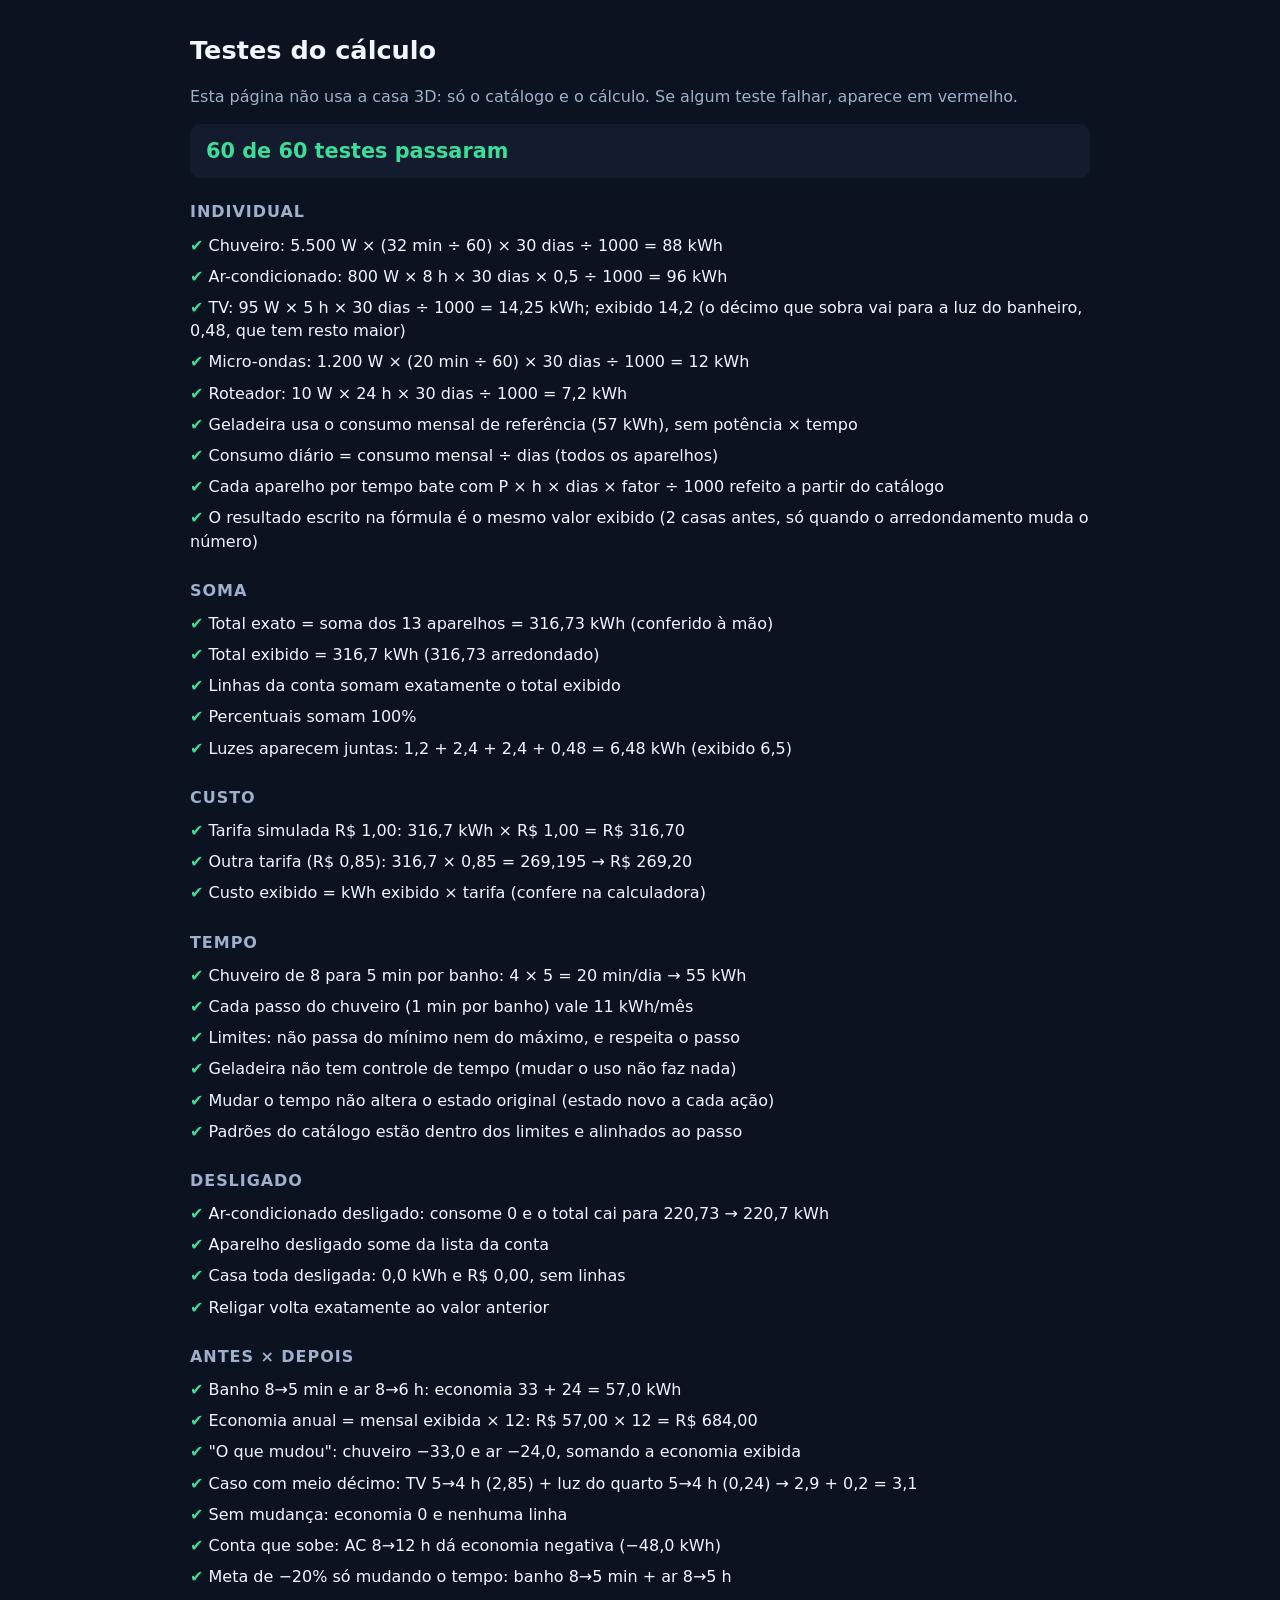
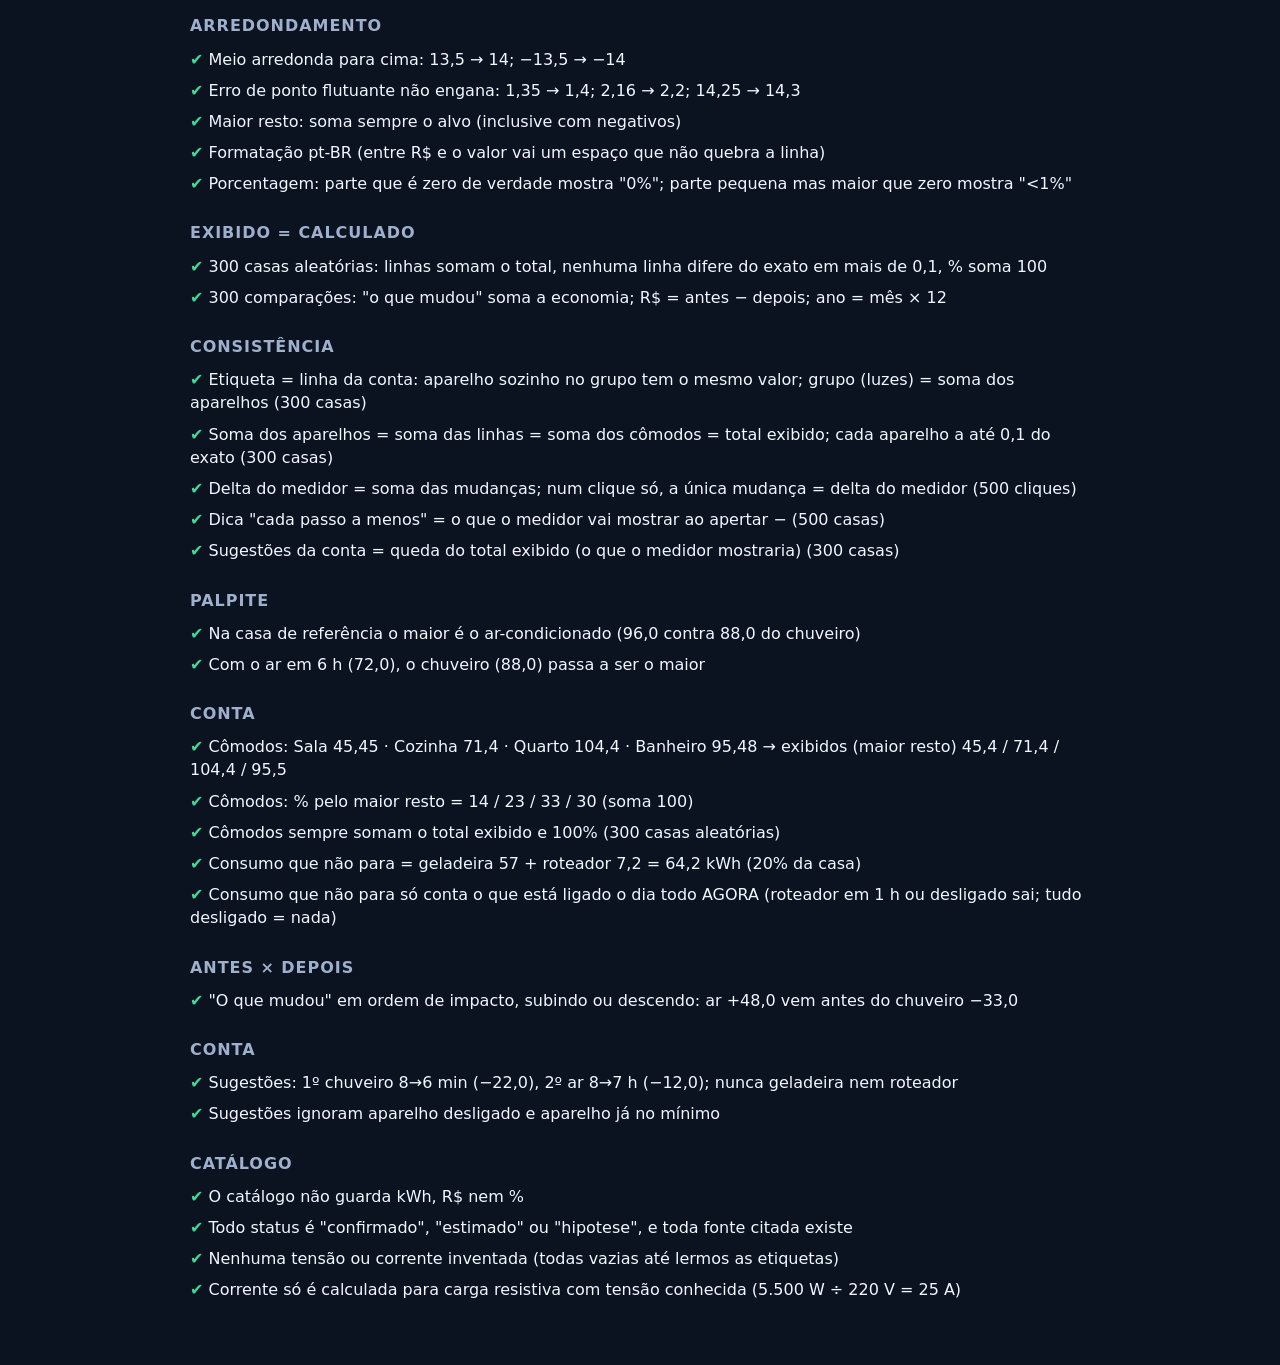
<file: tests/calculo.html>
<!DOCTYPE html>
<html lang="pt-BR">
<head>
<meta charset="utf-8">
<meta name="viewport" content="width=device-width,initial-scale=1">
<title>WattCasa — testes do cálculo</title>
<link rel="icon" href="data:image/svg+xml,%3Csvg xmlns='http://www.w3.org/2000/svg' viewBox='0 0 40 40'%3E%3Ccircle cx='20' cy='20' r='19' fill='%23FFB020'/%3E%3Cpath d='M22 6 11 23h8l-2 11 12-18h-8z' fill='%230f2a3f'/%3E%3C/svg%3E">
<style>
body{margin:0;background:#0B1220;color:#F2F6FF;font-family:system-ui,"Segoe UI",Arial,sans-serif;line-height:1.45}
main{max-width:900px;margin:0 auto;padding:32px 20px 60px}
h1{margin:0 0 4px;font-size:1.6rem}
#placar{font-size:1.3rem;font-weight:700;margin:12px 0 20px;padding:12px 16px;border-radius:10px;background:#121C2E}
#placar.ok{color:#3DDC97}#placar.falha{color:#FF5A5F}
h2{font-size:1rem;color:#9FB0CC;text-transform:uppercase;letter-spacing:.06em;margin:22px 0 6px}
.t{padding:4px 0}.t.ok::before{content:"✔ ";color:#3DDC97}.t.falha::before{content:"✘ ";color:#FF5A5F}
.erro{color:#FF5A5F;font-family:ui-monospace,Consolas,monospace;font-size:.85rem;margin-left:1.3rem}
p{color:#9FB0CC}
</style>
</head>
<body>
<main>
<h1>Testes do cálculo</h1>
<p>Esta página não usa a casa 3D: só o catálogo e o cálculo. Se algum teste falhar, aparece em vermelho.</p>
<div id="placar">Rodando…</div>
<div id="lista"></div>
</main>
<script src="../js/catalogo.js"></script>
<script src="../js/calculo.js"></script>
<script src="testes.js"></script>
<script>
(function(){
  var r = window.WattCasaTestes, el = document.getElementById('lista'), g = '', html = '';
  r.resultados.forEach(function(t){
    if (t.grupo !== g) { g = t.grupo; html += '<h2>' + g + '</h2>'; }
    html += '<div class="t ' + (t.ok ? 'ok' : 'falha') + '">' + t.nome + '</div>' + (t.ok ? '' : '<div class="erro">' + t.erro + '</div>');
  });
  el.innerHTML = html;
  var p = document.getElementById('placar');
  p.textContent = r.ok + ' de ' + r.total + ' testes passaram' + (r.falhas ? ' — ' + r.falhas + ' falharam' : '');
  p.className = r.falhas ? 'falha' : 'ok';
})();
</script>
</body>
</html>
</file>
<file: css/wattcasa.css>
/* WattCasa — estilos (fontes do sistema: funciona offline) */
:root{
  --noite:#070c16; --painel:#0d1830; --painel2:#13213d; --linha:#2a3d63;
  --texto:#F2F6FF; --texto2:#9FB0CC; --texto3:#6f83a6;
  --energia:#FFB020; --economia:#3DDC97; --vilao:#FF5A5F; --frio:#4CC9F0;
}
html{font-size:min(calc(100vw / 80), calc(100vh / 45))}
@media (max-aspect-ratio:1/1){html{font-size:min(calc(100vw / 28), calc(100vh / 52))}}
*{box-sizing:border-box}
html,body{margin:0;height:100%;overflow:hidden}
body{background:radial-gradient(ellipse 80% 70% at 55% 30%,#1c2b57 0%,#0c1530 45%,var(--noite) 80%);color:var(--texto);
  font-family:system-ui,"Segoe UI",Roboto,Arial,sans-serif;-webkit-tap-highlight-color:transparent;user-select:none;-webkit-user-select:none}
body::before{content:"";position:fixed;inset:0;pointer-events:none;opacity:.55;
  background-image:radial-gradient(1.5px 1.5px at 12% 18%,#fff,transparent),radial-gradient(1px 1px at 28% 8%,#cfe0ff,transparent),radial-gradient(1.5px 1.5px at 47% 14%,#fff,transparent),
  radial-gradient(1px 1px at 63% 6%,#cfe0ff,transparent),radial-gradient(1.5px 1.5px at 78% 22%,#fff,transparent),radial-gradient(1px 1px at 91% 11%,#cfe0ff,transparent),radial-gradient(1px 1px at 6% 40%,#cfe0ff,transparent),radial-gradient(1px 1px at 95% 45%,#fff,transparent)}
#c{position:fixed;inset:0;width:100%;height:100%;display:block;outline:none;touch-action:none}
button{font-family:inherit;cursor:pointer}
.btn-principal{border:0;border-radius:3rem;background:var(--energia);color:#1a1200;font-weight:800;font-size:1.35rem;letter-spacing:.04em;padding:.85rem 2.2rem;box-shadow:0 .4rem 1.6rem #ffb02055;transition:transform .15s,box-shadow .2s}
.btn-principal:hover{transform:translateY(-2px);box-shadow:0 .6rem 2rem #ffb02088}
.btn-principal:active{transform:translateY(1px)}
.btn-principal:focus-visible,.btn-fantasma:focus-visible{outline:3px solid #fff;outline-offset:3px}
.btn-fantasma{background:#0d1830cc;border:2px solid var(--linha);color:var(--texto2);border-radius:2rem;padding:.35rem .95rem;font-size:.95rem}
.btn-fantasma:hover{color:var(--texto);border-color:var(--texto2)}
.logo{margin:0;font-size:4.6rem;font-weight:900;letter-spacing:-.03em;line-height:1}
.logo span,.logo-p span{color:var(--energia)}

/* ----- apresentação ----- */
#intro{position:fixed;inset:0;display:flex;align-items:center;padding-left:6rem;background:linear-gradient(90deg,#070c16f2 0%,#070c16cc 34%,#070c1600 62%);transition:opacity .7s}
.intro-bloco{max-width:34rem}
.intro-1{margin:1.1rem 0 0;font-size:1.9rem;color:var(--texto2)}
.intro-2{margin:.3rem 0 1.6rem;font-size:2.3rem;font-weight:800;line-height:1.2}
.intro-aviso{margin:.7rem 0 0;color:var(--texto3);font-size:.95rem}
.intro-passos{list-style:none;margin:-.6rem 0 1.5rem;padding:0;display:flex;flex-direction:column;gap:.45rem;color:var(--texto2);font-size:1.15rem}
.intro-passos li{display:flex;align-items:center;gap:.7rem}.intro-passos i{font-style:normal;width:1.7rem;height:1.7rem;border-radius:50%;display:grid;place-items:center;background:#ffb02022;border:2px solid var(--energia);color:var(--energia);font-weight:900;font-size:.9rem}
#entrar{font-size:1.6rem;padding:1.05rem 2.8rem;animation:respira 2.4s ease-in-out infinite}
@keyframes respira{50%{box-shadow:0 0 2.6rem #ffb020aa}}
#placar-feira{margin:.8rem 0 0;max-width:32rem;font-size:.95rem;color:var(--texto2)}#placar-feira b{color:var(--economia)}
#sabia{margin:1.3rem 0 0;max-width:30rem;padding:.8rem 1rem;border-left:3px solid var(--energia);background:#ffb02012;border-radius:0 .7rem .7rem 0;opacity:0;transform:translateY(.4rem);transition:opacity .35s,transform .35s}
#sabia.on{opacity:1;transform:none}
#sabia small{color:var(--energia);font-weight:800;letter-spacing:.14em;font-size:.8rem}
#sabia p{margin:.25rem 0 0;font-size:1.12rem;line-height:1.4;color:var(--texto)}#sabia b{color:var(--energia)}
#ver-inteira{position:fixed;left:50%;top:1.4rem;transform:translate(-50%,-.5rem);opacity:0;pointer-events:none;transition:opacity .25s,transform .25s;font-size:1rem;font-weight:700;color:var(--texto)}
#ver-inteira.on{opacity:1;pointer-events:auto;transform:translate(-50%,0)}
body:not(.f-explorar) #ver-inteira{opacity:0;pointer-events:none}
#debug{position:fixed;left:.5rem;bottom:.5rem;z-index:20;padding:.25rem .6rem;background:#000c;color:#3ddc97;font:600 13px ui-monospace,Consolas,monospace;border-radius:.4rem;pointer-events:none}
.links-rodape{position:fixed;right:1.6rem;bottom:1.4rem;display:flex;gap:1.4rem}
.links-rodape a{color:var(--texto3);font-size:.85rem;text-decoration:none;border-bottom:1px dashed var(--texto3)}
.links-rodape a:hover{color:var(--texto2)}
#musica.off{opacity:.45;text-decoration:line-through}
body:not(.f-intro) #intro{opacity:0;pointer-events:none}

/* ----- topo e medidor ----- */
#topo{position:fixed;left:1.6rem;top:1.4rem;display:flex;align-items:center;gap:1.2rem;transition:opacity .5s}
.logo-p{font-weight:900;font-size:1.9rem;letter-spacing:-.02em}
#medidor{position:fixed;right:1.6rem;top:1.4rem;width:23rem;padding:1rem 1.3rem 1.05rem;background:linear-gradient(160deg,#13234a,#0b1630);border:2px solid #2f4a7d;border-radius:1.4rem;box-shadow:0 1rem 2.5rem #0008, inset 0 1px 0 #ffffff14;transition:opacity .5s,transform .5s}
.med-cab{display:flex;align-items:center;gap:.6rem;font-size:.82rem;letter-spacing:.16em;color:var(--texto2);font-weight:700}
.med-disco{width:1.5rem;height:1.5rem;border-radius:50%;border:2px solid #3a5280;position:relative;flex:none}
.med-disco i{position:absolute;inset:2px;border-radius:50%;background:conic-gradient(var(--energia) 0 14%,transparent 14% 50%,var(--energia) 50% 64%,transparent 64%);animation:gira 2s linear infinite}
@keyframes gira{to{transform:rotate(360deg)}}
.med-kwh{margin-top:.35rem;display:flex;align-items:baseline;gap:.6rem}
.med-kwh b{font:800 3.6rem ui-monospace,"Cascadia Mono",Consolas,monospace;color:var(--energia);letter-spacing:-.02em;font-variant-numeric:tabular-nums;line-height:1.05}
.med-kwh span{color:var(--texto2);font-size:1.15rem;font-weight:600}
.med-reais{display:flex;align-items:baseline;gap:.5rem}
.med-reais b{font-size:2rem;font-weight:800;font-variant-numeric:tabular-nums}
.med-reais span{color:var(--texto2);font-size:1rem}
.med-uso{margin-top:.35rem;font-size:.9rem;color:var(--texto2)}.med-uso b{color:var(--texto)}
.med-rodape{margin-top:.25rem;font-size:.78rem;color:var(--texto3)}
#med-delta{position:absolute;left:1.3rem;bottom:-2.6rem;padding:.35rem .9rem;border-radius:2rem;font-weight:800;font-size:1.1rem;opacity:0;transform:translateY(-.5rem);transition:opacity .3s,transform .3s;white-space:nowrap}
#med-delta.on{opacity:1;transform:none}
#med-delta.desce{background:#0e3b2a;color:var(--economia);border:2px solid #3ddc9766}
#med-delta.sobe{background:#3b1416;color:#ff8a8d;border:2px solid #ff5a5f66}
#medidor.bate{animation:bate .5s}
@keyframes bate{30%{transform:scale(1.035)}}
body.f-intro #topo,body.f-intro #medidor,body.f-intro #rotulos,body.f-intro #convite,body.f-intro #ligacao{opacity:0;pointer-events:none}
body.f-intro #medidor{transform:translateY(-1rem)}

/* ligação padrão → medidor */
#ligacao{position:fixed;inset:0;width:100%;height:100%;pointer-events:none;transition:opacity .6s}
#ligacao path{fill:none;stroke:#ffb02066;stroke-width:2;stroke-dasharray:6 10;animation:corre 1.2s linear infinite}
@keyframes corre{to{stroke-dashoffset:-32}}

/* ----- rótulos dos cômodos ----- */
.rotulo{position:fixed;transform:translate(-50%,-50%);display:flex;align-items:center;gap:.45rem;padding:.25rem .75rem;border-radius:2rem;background:#0b1428d9;border:1px solid #ffffff22;font-size:.95rem;font-weight:700;letter-spacing:.08em;text-transform:uppercase;pointer-events:none;white-space:nowrap}
.rotulo i{width:.65rem;height:.65rem;border-radius:50%}

/* ----- dica de nome ao passar o mouse e marca do palpite ----- */
#dica-nome{position:fixed;transform:translate(-50%,-140%);padding:.3rem .8rem;border-radius:.6rem;background:#0b1428f0;border:1px solid var(--energia);font-weight:700;font-size:1rem;pointer-events:none;opacity:0;transition:opacity .15s;white-space:nowrap}
#marca-palpite{position:fixed;transform:translate(-50%,-100%);padding:.2rem .7rem;border-radius:2rem;background:#7b5cff;color:#fff;font-weight:800;font-size:.85rem;pointer-events:none;opacity:0;transition:opacity .4s;white-space:nowrap;box-shadow:0 .3rem 1rem #7b5cff66}
#marca-palpite::after{content:"";position:absolute;left:50%;bottom:-.35rem;margin-left:-.35rem;border:.35rem solid transparent;border-top-color:#7b5cff;border-bottom:0}

/* ----- números que sobem do aparelho ----- */
.flut{position:fixed;transform:translate(-50%,-50%);font-weight:900;font-size:1.6rem;pointer-events:none;text-shadow:0 2px 8px #000c;animation:sobe 1.6s ease-out forwards;white-space:nowrap}
.flut.desce{color:var(--economia)}.flut.sobe{color:#ff8a8d}
@keyframes sobe{0%{opacity:0;margin-top:0}15%{opacity:1}100%{opacity:0;margin-top:-4rem}}

/* ----- etiqueta ----- */
#etiqueta{position:fixed;width:18.5rem;padding:.8rem 1rem .85rem;background:linear-gradient(170deg,#152649f5,#0c1731f5);border:2px solid var(--energia);border-radius:1.2rem;box-shadow:0 1rem 2.5rem #000a;opacity:0;pointer-events:none;transform:scale(.96);transition:opacity .2s,transform .2s}
#etiqueta.on{opacity:1;pointer-events:auto;transform:none}
.et-cab{display:flex;align-items:center;gap:.7rem}
.et-cor{width:.85rem;height:.85rem;border-radius:50%;flex:none}
.et-cab div{flex:1}
.et-cab b{display:block;font-size:1.25rem;line-height:1.1}
.et-cab small{color:var(--texto2);font-size:.82rem}
.et-x{background:none;border:0;color:var(--texto2);font-size:1.6rem;line-height:1;padding:.1rem .3rem}
.et-liga{margin:.6rem 0 .15rem;width:100%;display:flex;align-items:center;justify-content:center;gap:.6rem;border-radius:.8rem;padding:.4rem;font-weight:800;font-size:.95rem;letter-spacing:.06em;border:2px solid}
.et-liga i{width:2.6rem;height:1.4rem;border-radius:1rem;position:relative;transition:background .2s}
.et-liga i::after{content:"";position:absolute;top:.15rem;width:1.1rem;height:1.1rem;border-radius:50%;background:#fff;transition:left .2s}
.et-liga.on{background:#0e3b2a;border-color:#3ddc9788;color:var(--economia)}.et-liga.on i{background:var(--economia)}.et-liga.on i::after{left:1.35rem}
.et-liga.off{background:#1b2235;border-color:#56607a;color:var(--texto2)}.et-liga.off i{background:#56607a}.et-liga.off i::after{left:.15rem}
.et-linha{display:flex;justify-content:space-between;align-items:center;padding:.35rem 0;border-bottom:1px solid #ffffff12;font-size:.95rem}
.et-linha>span{color:var(--texto2)}
.et-linha b{font-size:1.05rem}
.et-ctrl{display:flex;align-items:center;gap:.5rem}
.et-ctrl button{width:2.3rem;height:2.3rem;border-radius:50%;border:2px solid var(--energia);background:#ffb0201a;color:var(--energia);font-size:1.6rem;font-weight:800;line-height:1;display:grid;place-items:center;transition:transform .1s,background .15s}
.et-ctrl button:hover{background:#ffb02033}.et-ctrl button:active{transform:scale(.92)}
.et-ctrl button:disabled{opacity:.3;cursor:default}
.et-ctrl b{min-width:6.6rem;text-align:center;font-size:1.15rem;font-variant-numeric:tabular-nums}
.et-uso-sub{display:block;text-align:right;color:var(--texto3);font-size:.82rem;margin-top:-.3rem;padding-bottom:.3rem}
.et-consumo{margin-top:.35rem;display:flex;align-items:baseline;justify-content:space-between}
.et-consumo>span{color:var(--texto2);font-size:1.05rem}
.et-consumo b{font:800 1.8rem ui-monospace,Consolas,monospace;color:var(--energia);font-variant-numeric:tabular-nums}
.et-consumo b small{font:600 .95rem system-ui,sans-serif;color:var(--texto2);margin-left:.3rem}
.et-off .et-consumo b{color:var(--texto3)}
.et-mudou{text-align:right;font-weight:800;font-size:.85rem;min-height:1.05rem}
.et-mudou.desce{color:var(--economia)}.et-mudou.sobe{color:#ff8a8d}
.et-conta{margin-top:.3rem;padding:.35rem .55rem;border-radius:.6rem;background:#00000033;color:var(--texto2);font:500 .8rem ui-monospace,Consolas,monospace;line-height:1.35}
.et-ver-conta{display:none}
.et-nota{margin:.4rem 0 0;color:var(--texto2);font-size:.8rem;line-height:1.3}

/* ----- convite ----- */
#convite{position:fixed;left:50%;bottom:1.4rem;transform:translateX(-50%);display:flex;align-items:center;gap:1.4rem;width:max-content;max-width:min(62rem,94vw);padding:.75rem .9rem .75rem 1.5rem;background:#0b1428ee;border:2px solid #2f4a7d;border-radius:1.4rem;box-shadow:0 1rem 2.5rem #0009;transition:opacity .4s,transform .4s}
#convite.troca{animation:troca .5s}
@keyframes troca{0%{opacity:.2;transform:translate(-50%,.8rem)}100%{opacity:1;transform:translate(-50%,0)}}
.cv-texto{display:flex;flex-direction:column;gap:.15rem}
#cv-titulo{font-size:1.35rem;line-height:1.2}
#cv-sub{color:var(--texto2);font-size:.98rem}
#cv-sub b{color:var(--texto)}
#cv-acao:empty{display:none}
.cv-pular{background:none;border:0;color:var(--texto3);font-size:.95rem;text-decoration:underline;padding:.4rem}
#convite .btn-principal{white-space:nowrap;animation:respira 2.4s ease-in-out infinite}

/* ----- conta de energia ----- */
#conta,#ocioso{position:fixed;inset:0;display:grid;place-items:center;background:#03060dd9;opacity:0;pointer-events:none;transition:opacity .4s}
body.f-conta #conta{opacity:1;pointer-events:auto}
body.f-conta #topo,body.f-conta #convite,body.f-conta #rotulos,body.f-conta #medidor,body.f-conta #ligacao{opacity:0;pointer-events:none}
/* envelope */
#envelope{grid-area:1/1;display:flex;flex-direction:column;align-items:center;gap:1.4rem;cursor:pointer;outline:none;transition:opacity .45s,transform .6s cubic-bezier(.3,.8,.3,1)}
body.f-conta #envelope{animation:chega .7s cubic-bezier(.2,.9,.3,1.2)}
@keyframes chega{0%{transform:translateY(40vh) rotate(-8deg);opacity:0}100%{transform:none;opacity:1}}
.env{position:relative;width:30rem;height:18rem;background:linear-gradient(160deg,#f6eedb,#e8dcc0);border-radius:.6rem;box-shadow:0 1.6rem 4rem #000c;perspective:60rem}
.env::before{content:"";position:absolute;inset:0;border-radius:.6rem;background:linear-gradient(32deg,transparent 49.6%,#d8c9a6 50%,transparent 50.6%),linear-gradient(-32deg,transparent 49.6%,#d8c9a6 50%,transparent 50.6%)}
.env-aba{position:absolute;left:0;right:0;top:0;height:9.5rem;background:linear-gradient(180deg,#efe3c6,#e3d4b1);clip-path:polygon(0 0,100% 0,50% 100%);transform-origin:top;transition:transform .55s ease-in;z-index:2;filter:drop-shadow(0 .2rem .2rem #0002)}
.env-janela{position:absolute;left:2.2rem;bottom:2rem;width:16rem;padding:.7rem .9rem;background:#fffdf7;border:1px solid #cdbf9e;border-radius:.3rem;display:flex;flex-direction:column;gap:.15rem;color:#1b2536;font-size:.85rem;z-index:1}
.env-janela b{color:#0f2a3f;font-size:1.05rem}.env-janela span{color:#5b6a82;letter-spacing:.04em}
.env-selo{position:absolute;right:2rem;bottom:2.2rem;padding:.5rem .7rem;border:3px solid #d9480f;color:#d9480f;font-weight:900;letter-spacing:.12em;transform:rotate(-12deg);border-radius:.3rem;z-index:1;opacity:.85}
.env-dica{margin:0;font-size:1.35rem;color:var(--texto2);animation:pisca 1.6s ease-in-out infinite}.env-dica b{color:var(--energia)}
@keyframes pisca{50%{opacity:.55}}
#envelope:hover .env{transform:translateY(-.3rem) rotate(-.5deg);transition:transform .2s}
#conta.aberta .env-aba{transform:rotateX(180deg)}
#conta.aberta #envelope{opacity:0;transform:translateY(18vh) scale(.9);pointer-events:none}
/* fatura */
#fatura{grid-area:1/1;width:50rem;max-width:96vw;max-height:94vh;overflow:auto;background:#fbf7ee;color:#1b2536;border-radius:.5rem;box-shadow:0 2rem 5rem #000c;opacity:0;transform:translateY(25vh) scale(.92);pointer-events:none;transition:opacity .45s .25s,transform .7s .25s cubic-bezier(.2,.9,.3,1);user-select:text;-webkit-user-select:text}
#conta.aberta #fatura{opacity:1;transform:none;pointer-events:auto}
#fatura::-webkit-scrollbar{width:.6rem}#fatura::-webkit-scrollbar-thumb{background:#c9bfa8;border-radius:1rem}
.ft-topo{display:flex;justify-content:space-between;align-items:center;gap:1rem;padding:1rem 1.6rem;background:#0f2a3f;color:#fff}
.ft-marca{display:flex;align-items:center;gap:.7rem}.ft-marca svg{width:2.4rem;height:2.4rem;flex:none}
.ft-marca b{display:block;font-size:1.3rem;letter-spacing:-.01em}.ft-marca b span{color:var(--energia)}.ft-marca small{color:#9fb6cf;font-size:.78rem}
.ft-tipo{text-align:right;font-weight:800;letter-spacing:.1em;font-size:.85rem;color:#cfe0ff}.ft-tipo small{display:block;color:var(--energia);letter-spacing:.06em}
.ft-cab{display:grid;grid-template-columns:1fr 1fr 17rem;gap:0;border-bottom:2px solid #0f2a3f}
.ft-campo{padding:.75rem 1.1rem;border-right:1px dashed #cdbf9e;font-size:.95rem}.ft-campo small,.ft-rot{display:block;font-size:.72rem;letter-spacing:.08em;text-transform:uppercase;color:#5a6577;font-weight:700;margin-bottom:.15rem}
.ft-total{background:#ffe9b3;padding:.75rem 1.2rem;display:flex;flex-direction:column;justify-content:center}
.ft-total b{font-size:2.6rem;font-weight:900;color:#0f2a3f;line-height:1;font-variant-numeric:tabular-nums}
.ft-total span{font-size:.9rem;color:#5b6a82;margin-top:.25rem}
.ft-sec{padding:1.05rem 1.6rem;border-bottom:1px dashed #cdbf9e}
.ft-sec h3{margin:0 0 .6rem;font-size:.82rem;letter-spacing:.12em;color:#0f2a3f;display:flex;align-items:center;gap:.5rem}
.ft-sec h3 i{font-style:normal;font-size:1.1rem}
table.ft-itens{width:100%;border-collapse:collapse;font-size:.95rem}
.ft-itens th{font-size:.72rem;letter-spacing:.08em;text-transform:uppercase;color:#5a6577;text-align:left;padding:.3rem .4rem;border-bottom:1px solid #cdbf9e}
.ft-itens td{padding:.45rem .4rem;border-bottom:1px solid #eee4cf}.ft-itens .n{text-align:right;font-variant-numeric:tabular-nums;white-space:nowrap}
.ft-itens tr.t td{font-weight:900;border-bottom:0;font-size:1.05rem}
.ft-duo{display:grid;grid-template-columns:1fr 1fr;gap:1rem}
.ft-cartao{border-radius:.8rem;padding:.9rem 1.1rem}
.ft-palpite{background:#efeaff;border:2px solid #b7a6ff}
.ft-palpite .linha{display:flex;flex-direction:column;font-size:.85rem;margin:.25rem 0;color:#3d3a5c}.ft-palpite .linha b{font-size:1.1rem;color:#1b2536}
.ft-palpite .veredito{margin-top:.4rem;font-weight:900;font-size:1.25rem;color:#4b33c9}
.ft-palpite p{margin:.35rem 0 0;font-size:.88rem;color:#3d3a5c;line-height:1.35}
.ft-vilao{background:#ffe3df;border:2px solid #ff8a80}
.ft-vilao .nome{font-size:1.6rem;font-weight:900;color:#b3261e;display:flex;align-items:center;gap:.5rem}
.ft-vilao .num{font-size:1.05rem;margin-top:.2rem}.ft-vilao .num b{font-size:1.5rem}
.ft-vilao p{margin:.35rem 0 0;font-size:.88rem;color:#5c2b27}
.ft-comp{display:grid;grid-template-columns:1fr 1fr;gap:.8rem;align-items:end}
.ft-coluna{display:flex;flex-direction:column;gap:.3rem}
.ft-coluna small{font-size:.75rem;letter-spacing:.08em;color:#5a6577;font-weight:800}
.ft-coluna .barra{height:2.2rem;border-radius:.4rem;background:#9fb0cc;width:0;transition:width 1s .6s}
.ft-coluna.agora .barra{background:#3ddc97}.ft-coluna.agora.subiu .barra{background:#ff8a80}
.ft-coluna b{font-size:1.4rem;font-variant-numeric:tabular-nums}.ft-coluna span{font-size:.85rem;color:#5b6a82}
.ft-economia{margin-top:.9rem;display:flex;flex-wrap:wrap;gap:.6rem 1.4rem;align-items:baseline;justify-content:center;padding:.9rem 1rem;border-radius:.8rem;background:#d3f5e4;border:2px solid #3ddc97;color:#0b5d3b}
.ft-economia .rot{width:100%;text-align:center;font-weight:900;letter-spacing:.1em;font-size:.85rem}
.ft-economia b{font-size:1.6rem}.ft-economia .ano{font-size:2rem;font-weight:900}
.ft-economia.subiu{background:#ffe3df;border-color:#ff8a80;color:#8c1d18}
.ft-mudou{margin:.7rem 0 0;padding:0;list-style:none;font-size:.95rem}
.ft-mudou li{display:flex;justify-content:space-between;gap:1rem;padding:.3rem 0;border-bottom:1px solid #eee4cf}
.ft-mudou li b{font-variant-numeric:tabular-nums;white-space:nowrap}.ft-mudou .d{color:#0b7a4b}.ft-mudou .s{color:#b3261e}
.ft-linha{display:grid;grid-template-columns:1.9rem 9.5rem 1fr 4.6rem 3rem;gap:.6rem;align-items:center;margin:.38rem 0;font-size:.95rem}
.ft-linha i{font-style:normal;font-size:1.2rem;text-align:center}
.ft-linha .tr{height:.8rem;background:#eee4cf;border-radius:1rem;overflow:hidden}.ft-linha .tr u{display:block;height:100%;width:0;background:#ffb020;border-radius:1rem;transition:width 1s .5s}
.ft-linha.top .tr u{background:#ff5a5f}.ft-linha .n{text-align:right;font-weight:800;font-variant-numeric:tabular-nums}.ft-linha .p{text-align:right;color:#5a6577;font-size:.85rem}
.ft-casa{display:grid;grid-template-columns:1fr 1fr;grid-template-rows:5.2rem 5.2rem;gap:.35rem;padding:.35rem;background:#0f2a3f;border-radius:.7rem}
.ft-casa div{border-radius:.45rem;display:flex;flex-direction:column;justify-content:center;align-items:center;color:#1b2536;font-weight:800;font-size:.9rem;position:relative;overflow:hidden}
.ft-casa div b{font-size:1.5rem;line-height:1}.ft-casa div span{font-size:.75rem;font-weight:600;opacity:.8}
.ft-casa div.top{outline:3px solid #ffb020;outline-offset:-3px}
.ft-casa-txt{margin:.6rem 0 0;font-size:.9rem;color:#3c4659}
.ft-base{display:flex;gap:1rem;align-items:center}
.ft-base .num{flex:none;width:6.2rem;height:6.2rem;border-radius:50%;display:grid;place-items:center;text-align:center;background:conic-gradient(#4cc9f0 0 var(--p),#e6eef6 var(--p) 100%);font-weight:900}
.ft-base .num span{display:grid;place-items:center;width:4.6rem;height:4.6rem;border-radius:50%;background:#fbf7ee;font-size:1.25rem;line-height:1.1}.ft-base .num small{display:block;font-size:.7rem;font-weight:600;color:#5a6577}
.ft-base p{margin:0;font-size:.92rem;line-height:1.4}
.ft-dicas{margin:0;padding:0;list-style:none}
.ft-dicas li{display:flex;gap:.7rem;align-items:flex-start;padding:.55rem .7rem;margin:.4rem 0;background:#fff;border:1px solid #eee4cf;border-left:4px solid #ffb020;border-radius:.5rem;font-size:.95rem;line-height:1.35}
.ft-dicas li i{font-style:normal;font-size:1.2rem}
.ft-dicas li.boa{border-left-color:#3ddc97;background:#effcf5}
.ft-frase{padding:1.4rem 1.6rem;text-align:center;background:#0f2a3f;color:#fff}
.ft-frase b{display:block;font-size:1.5rem;line-height:1.25}.ft-frase small{display:block;margin-top:.6rem;color:#9fb6cf;font-size:.9rem}.ft-frase span{display:block;margin-top:.3rem;color:var(--energia);font-size:1.5rem;font-weight:900}
.ft-rodape{display:flex;gap:1.2rem;align-items:center;justify-content:space-between;padding:.9rem 1.6rem;background:#f1ead9;font-size:.78rem;color:#5b6a82}
.ft-barras{flex:none;width:12rem;height:2.4rem;background:repeating-linear-gradient(90deg,#1b2536 0 2px,transparent 2px 4px,#1b2536 4px 5px,transparent 5px 8px,#1b2536 8px 11px,transparent 11px 12px);position:relative;opacity:.75}
.ft-barras::after{content:"SIMULAÇÃO · NÃO PAGUE";position:absolute;left:50%;top:50%;transform:translate(-50%,-50%);background:#f1ead9;padding:.05rem .4rem;font-weight:900;letter-spacing:.08em;color:#d9480f;white-space:nowrap;font-size:.7rem}
.ft-mais{position:sticky;bottom:0;margin-top:-3rem;height:3rem;display:flex;align-items:flex-end;justify-content:center;padding-bottom:.4rem;background:linear-gradient(#fbf7ee00,#fbf7ee 70%);color:#0f2a3f;font-weight:800;font-size:.9rem;pointer-events:none;transition:opacity .3s;animation:pisca 1.6s ease-in-out infinite}
#fatura.rolou .ft-mais{opacity:0;animation:none}
.ft-acoes{display:flex;gap:1rem;justify-content:center;align-items:center;padding:1rem 1.6rem 1.4rem;background:#fbf7ee;flex-wrap:wrap}
.ft-acoes .btn-principal{font-size:1.15rem}
.ft-acoes .btn-sec{background:none;border:2px solid #0f2a3f;color:#0f2a3f;border-radius:3rem;padding:.65rem 1.4rem;font-weight:800;font-size:1rem}

/* ----- inatividade ----- */
body.ocioso #ocioso{opacity:1;pointer-events:auto}
.ocioso-cartao{display:flex;flex-direction:column;align-items:center;gap:.8rem;padding:2rem 2.6rem;background:var(--painel);border:2px solid var(--linha);border-radius:1.4rem;text-align:center}
.ocioso-cartao b{font-size:2rem}.ocioso-cartao span{color:var(--texto2);font-size:1.15rem}

#sem-3d{position:fixed;inset:0;display:grid;place-items:center;padding:2rem;text-align:center;font-size:1.4rem;background:var(--noite);z-index:9}
#sem-3d[hidden]{display:none}

/* ----- telas em pé (celular / tablet em retrato) ----- */
@media (max-aspect-ratio:1/1){
  #intro{padding:0 1.6rem calc(1.4rem + 44px + .6rem);align-items:flex-end;background:linear-gradient(0deg,#070c16f5 0%,#070c16d9 42%,#070c1600 70%)} /* embaixo: espaço dos links do rodapé (1,4rem do fundo + 44 px de toque), para o aviso não ficar por cima deles */
  .logo{font-size:4rem}.intro-1{font-size:1.4rem}.intro-2{font-size:1.75rem}
  #topo{left:1rem;top:1rem;flex-direction:column;gap:.5rem}.logo-p{display:none}
  #medidor{right:1rem;left:auto;top:1rem;width:auto;min-width:15rem;padding:.6rem .9rem}
  .med-kwh b{font-size:2.4rem}.med-reais b{font-size:1.4rem}.med-rodape{display:none}
  #convite{left:.8rem;right:.8rem;bottom:.8rem;transform:none;width:auto;max-width:none;flex-wrap:wrap;gap:.6rem;padding:.8rem 1rem}
  #recomecar span{display:none}
  #convite.troca{animation:none}
  #cv-titulo{font-size:1.2rem}
  #etiqueta{left:.8rem!important;right:.8rem;top:auto!important;bottom:.8rem;width:auto;max-height:58vh;overflow-y:auto}
  .et-ver-conta{display:block;width:100%;margin-top:.7rem;font-size:1.1rem;padding:.7rem}
  body.etiqueta-on #convite{opacity:0;pointer-events:none}
  .intro-passos{margin:-1.2rem 0 1.4rem;font-size:1rem}
  #sabia{display:none}
  #placar-feira{font-size:.9rem;margin:.6rem 0 0}
  #ver-inteira{top:auto;bottom:7.5rem}
  .env{width:20rem;height:12.5rem}.env-aba{height:5.2rem}.env-janela{left:1rem;bottom:.8rem;width:11.5rem;font-size:.72rem;padding:.5rem .6rem}.env-selo{right:1rem;bottom:1.4rem;font-size:.8rem}
  #fatura{max-height:96vh}
  .ft-cab{grid-template-columns:1fr 1fr}.ft-total{grid-column:1/3}
  .ft-duo,.ft-comp{grid-template-columns:1fr}
  .ft-linha{grid-template-columns:1.6rem 7rem 1fr 4rem 2.6rem;font-size:.85rem}
  .ft-topo,.ft-sec,.ft-rodape{padding-left:1rem;padding-right:1rem}
  .med-uso{display:none}
}

/* ----- celular deitado (tela baixa) ----- */
@media (max-height:520px) and (min-aspect-ratio:1/1){
  html{font-size:calc(100vh / 30)}
  #intro{padding-left:2.2rem}.intro-bloco{max-width:21rem}
  .med-cab{letter-spacing:.06em}
  .logo{font-size:3.2rem}.intro-1{font-size:1.2rem;margin-top:.4rem}.intro-2{font-size:1.5rem;margin:.2rem 0 1rem}
  .intro-passos{flex-direction:row;flex-wrap:wrap;gap:.4rem 1rem;margin:0 0 1rem;font-size:.95rem}
  #sabia,#placar-feira{display:none}
  #entrar{font-size:1.3rem;padding:.8rem 2rem}
  .intro-aviso{font-size:.8rem}
  .links-rodape{bottom:.6rem;right:1rem}
  #topo{left:.6rem;top:.5rem;gap:.5rem}.logo-p{font-size:1.3rem}#recomecar span{display:none}
  .btn-fantasma{padding:.3rem .8rem}
  #medidor{top:.5rem;right:.6rem;width:15.5rem;padding:.5rem .8rem;border-radius:1rem}
  .med-cab{font-size:.7rem}.med-kwh{margin-top:.1rem}.med-kwh b{font-size:2.2rem}.med-kwh span{font-size:.9rem}
  .med-reais b{font-size:1.3rem}.med-reais span{font-size:.85rem}.med-uso,.med-rodape{display:none}
  #med-delta{bottom:-2.2rem;font-size:.95rem}
  #etiqueta{left:.6rem!important;top:3.4rem!important;bottom:.6rem;width:17.5rem;overflow-y:auto}
  .et-ver-conta{display:block;width:100%;margin-top:.6rem;font-size:1rem;padding:.6rem}
  body.etiqueta-on #convite{opacity:0;pointer-events:none}
  #convite{bottom:.5rem;padding:.45rem .6rem .45rem 1.1rem;gap:1rem}
  #cv-titulo{font-size:1.1rem}#cv-sub{font-size:.85rem}
  #convite .btn-principal{font-size:1.1rem;padding:.6rem 1.4rem}
  .env{width:24rem;height:14.5rem}.env-aba{height:6.2rem}.env-janela{left:1.4rem;bottom:1.2rem;width:13.5rem;font-size:.75rem}
  #fatura{max-height:96vh}
  #etiqueta{top:calc(.5rem + 44px + .4rem)!important;width:19rem} /* abaixo dos botões do topo (44 px); larga o bastante para − e + de 44 px */
  .et-ctrl{gap:.3rem}.et-ctrl b{min-width:4.8rem;font-size:1rem}
}

/* ----- alvos de toque: pelo menos 44 × 44 px em qualquer tela (celular, tablet e TV touch) ----- */
.btn-principal,.btn-sec{min-height:44px}
.btn-fantasma{min-height:44px;min-width:44px}
.et-x{min-width:44px;min-height:44px;margin:-.5rem -.6rem -.5rem 0} /* área maior sem mudar o desenho */
.et-ctrl button{width:max(2.3rem,44px);height:max(2.3rem,44px)}
.et-liga{min-height:44px}
.cv-pular{min-height:44px;min-width:44px}
.links-rodape a{display:inline-flex;align-items:center;min-height:44px;border-bottom:0;text-decoration:underline dashed;text-underline-offset:.3em}
#fatura:focus{outline:none} /* recebe foco ao abrir só para as setas rolarem a conta */

/* ----- ajustes de layout ----- */
/* celular: o VER MINHA CONTA fica sempre visível no pé da etiqueta, mesmo quando ela precisa rolar */
.et-ver-conta{position:sticky;bottom:0;box-shadow:0 -.9rem 1rem .2rem #0d1834,0 1rem 0 .35rem #0c1731} /* 2ª sombra cobre o texto que passaria por baixo do botão */
/* rótulos dos cômodos somem quando cairiam em cima da interface (zoom) */
.rotulo{transition:opacity .2s}
/* cabeçalho da conta: quebra equilibrada, sem palavra sozinha na última linha */
.ft-tipo,.ft-tipo small,.ft-marca small{text-wrap:balance}
@media (max-height:520px) and (min-aspect-ratio:1/1){
  #med-delta{left:auto;right:0} /* celular deitado: a pílula alinha pela direita do medidor e não passa da tela */
}
</file>
